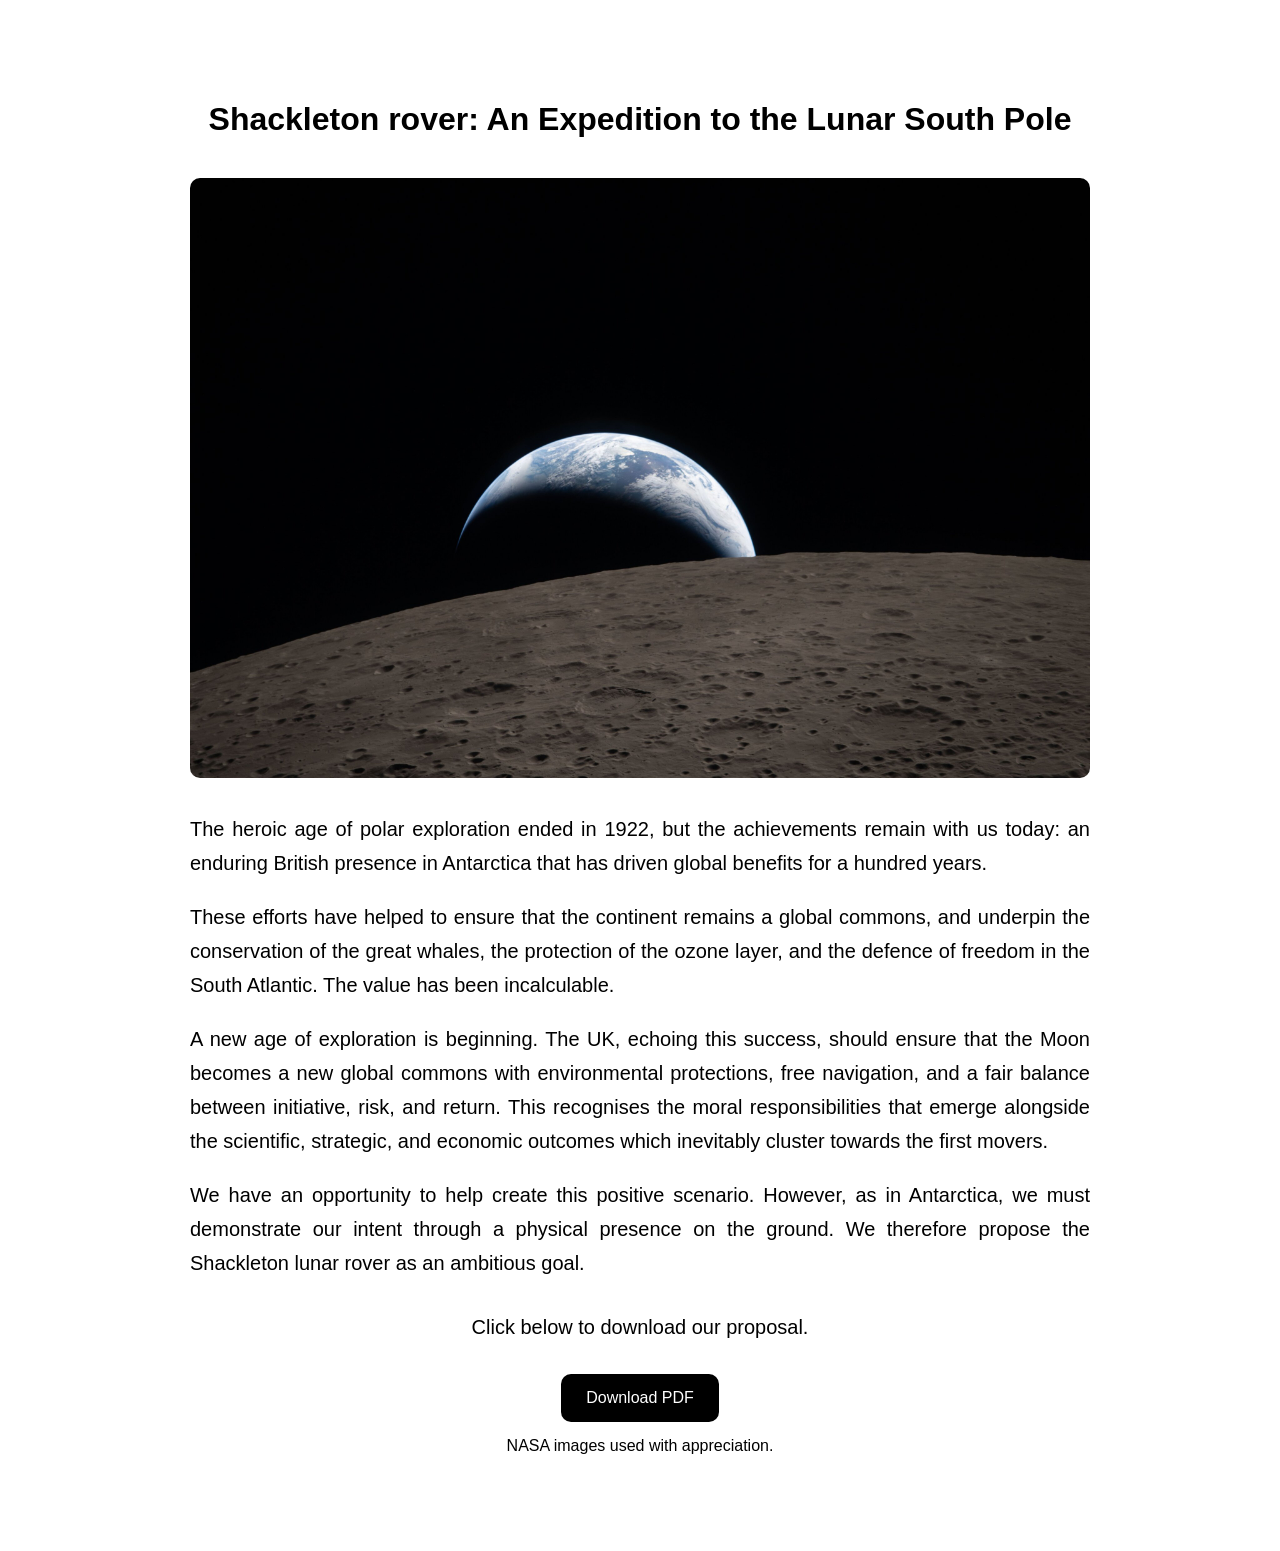
<file: index.html>
<!DOCTYPE html>
<html>
<head>
  <title>Shackleton rover:  An Expedition to the Lunar South Pole</title>
  <meta name="viewport" content="width=device-width, initial-scale=1.0">
</head>
<body style="font-family: Arial; margin: 0; padding: 80px; background: white;">

    <div style="max-width: 900px; margin: 0 auto;">
    <h1 style="text-align: center; margin-bottom: 40px;">
      Shackleton rover: An Expedition to the Lunar South Pole
    </h1>

    <div style="text-align: center; margin-bottom: 30px;">
      <img src="./earthrise.jpg" alt="NASA image" style="max-width: 100%; height: auto; border-radius: 10px;">
    </div>

    <div style="text-align: justify; line-height: 1.7; font-size: 20px;">
      <p>
        The heroic age of polar exploration ended in 1922, but the achievements remain with us today: an enduring British presence in Antarctica that has driven global benefits for a hundred years.
      </p>

      <p>
        These efforts have helped to ensure that the continent remains a global commons, and underpin the conservation of the great whales, the protection of the ozone layer, and the defence of freedom in the South Atlantic. The value has been incalculable.
      </p>

      <p>
        A new age of exploration is beginning. The UK, echoing this success, should ensure that the Moon becomes a new global commons with environmental protections, free navigation, and a fair balance between initiative, risk, and return. This recognises the moral responsibilities that emerge alongside the scientific, strategic, and economic outcomes which inevitably cluster towards the first movers.
      </p>

      <p>
        We have an opportunity to help create this positive scenario. However, as in Antarctica, we must demonstrate our intent through a physical presence on the ground. We therefore propose the Shackleton lunar rover as an ambitious goal.
      </p>

      <p style="text-align: center; margin-top: 30px;">
        Click below to download our proposal.
      </p>
    </div>

    <div style="text-align: center; margin-top: 30px;">
      <a href="PublicBriefing.pdf" download style="
        display: inline-block;
        padding: 15px 25px;
        background: black;
        color: white;
        text-decoration: none;
        border-radius: 10px;
      ">
        Download PDF
      </a>

       <p style="margin-top: 15px; font-size: 16px;">
    NASA images used with appreciation.
  </p>
    </div>
  </div>

</body>
</html>
</file>
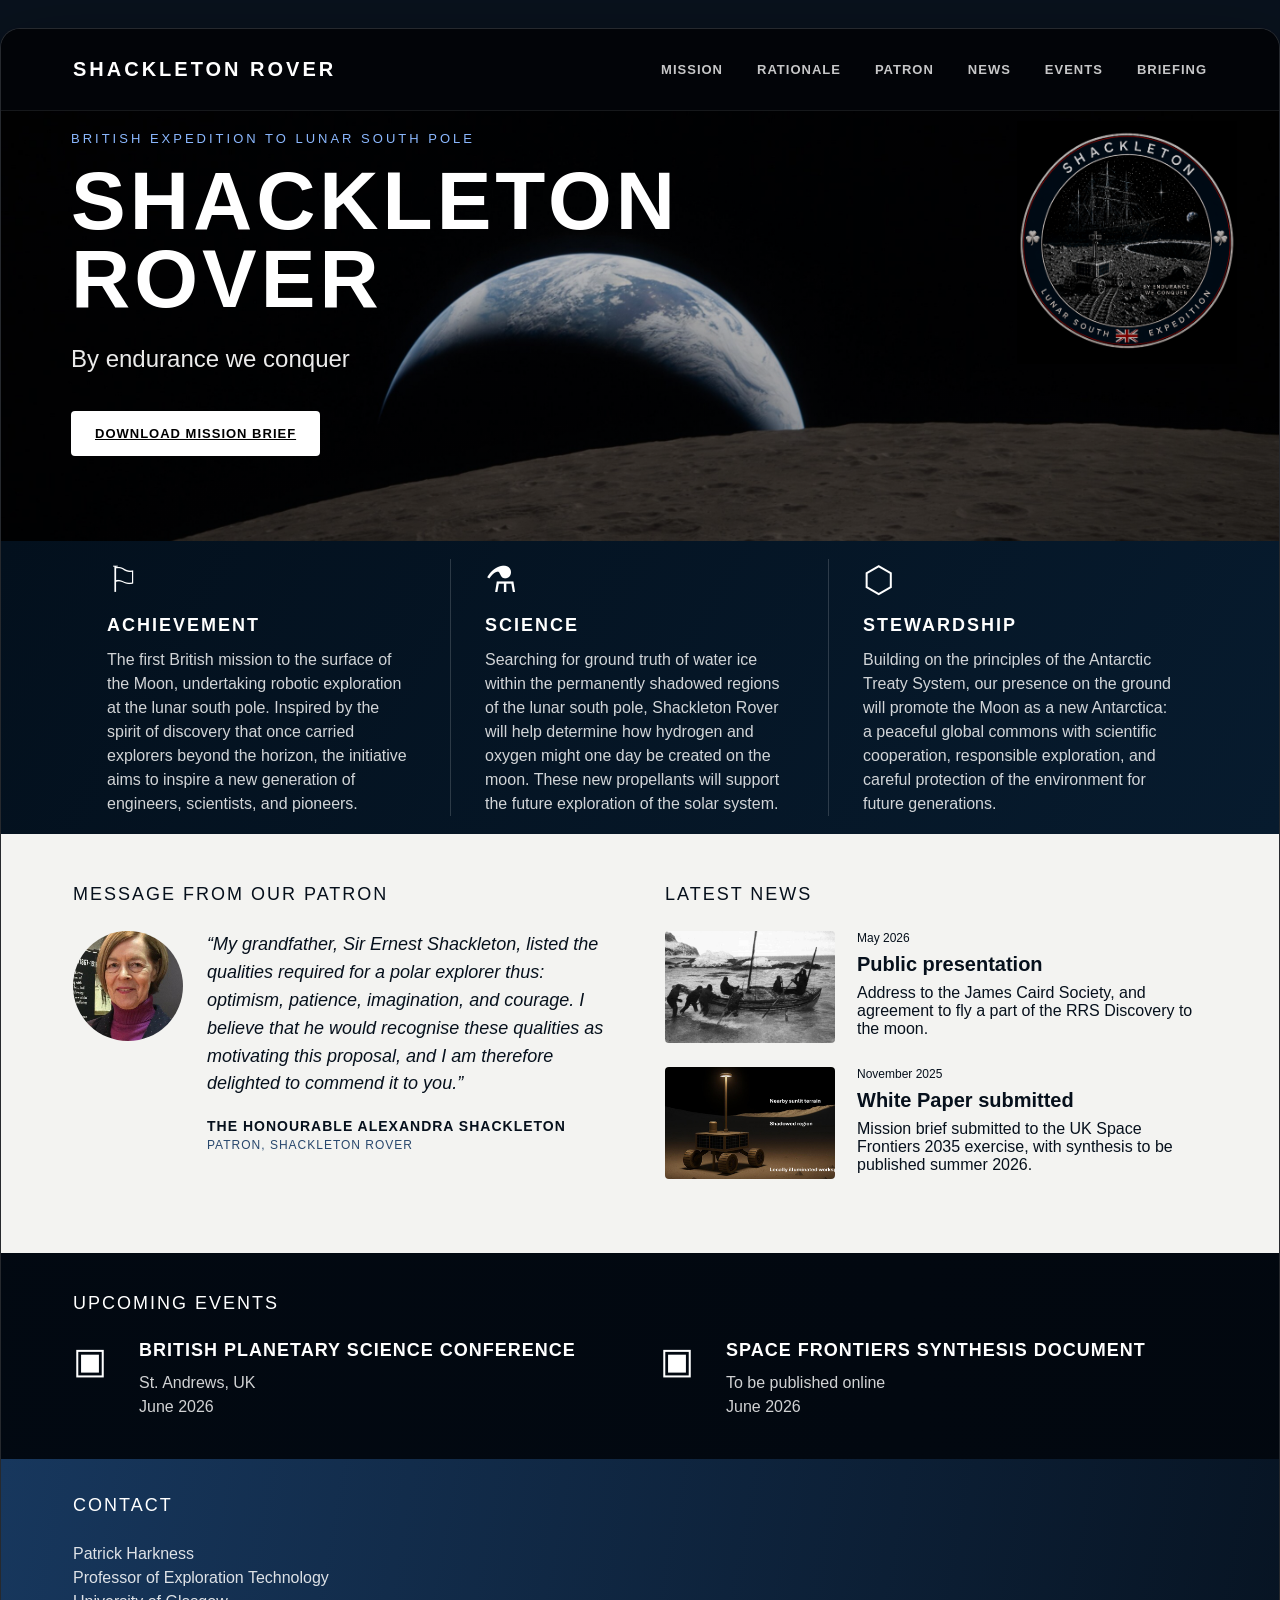
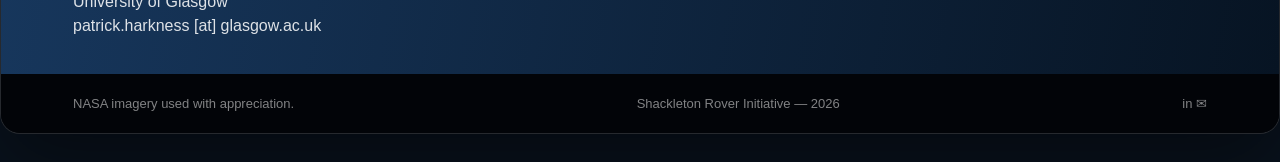
<file: shackleton-v2/index.html>
<!DOCTYPE html>
<html lang="en">
<head>
<meta charset="UTF-8" />
<meta name="viewport" content="width=device-width, initial-scale=1.0"/>
<title>Shackleton Rover</title>

<style>

*{
  box-sizing:border-box;
  margin:0;
  padding:0;
}

html{
  scroll-behavior:smooth;
}

body{
  background:#09121d;
  font-family:Arial,Helvetica,sans-serif;
  color:white;
}

.page{
  max-width:1280px;
  margin:28px auto;
  border-radius:20px;
  overflow:hidden;
  border:1px solid rgba(255,255,255,.14);
  background:#02060c;
  box-shadow:0 30px 80px rgba(0,0,0,.45);
  position:relative;
}

/* NAVIGATION */

nav{
  height:82px;

  display:flex;
  align-items:center;
  justify-content:space-between;

  padding:0 72px;

  background:#020408;

  border-bottom:1px solid rgba(255,255,255,.08);
}

.logo{
  font-size:20px;
  font-weight:800;
  letter-spacing:3px;
  text-transform:uppercase;
}

.nav-links{
  display:flex;
  gap:34px;

  font-size:13px;
  font-weight:700;

  text-transform:uppercase;
  letter-spacing:1px;

  color:rgba(255,255,255,.78);
}

.mission-logo{
  position:absolute;

  top:92px;
  right:42px;

  width:220px;
  height:auto;

  object-fit:contain;

  opacity:.95;

  z-index:5;
}

/* HERO */

.hero{
  position:relative;

  height:430px;
  display:flex;
  align-items:flex-start;

  padding:20px 70px 20px 70px;

  overflow:hidden;

  background:#000;
}

.hero::before{
  content:"";

  position:absolute;
  inset:0;

  background:
    linear-gradient(
      to bottom,
      rgba(0,0,0,.18),
      rgba(0,0,0,.45)
    ),
    url("../earthrise.jpg");

  background-size:100% auto;
  background-position:85% 52%;

  z-index:0;
}

.hero-content{
  position:relative;
  z-index:2;

  max-width:580px;
}

.kicker{
  color:#8bb8ff;

  font-size:13px;

  letter-spacing:3px;
  text-transform:uppercase;

  margin-bottom:16px;
}

h1{
  font-size:82px;
  line-height:.95;

  letter-spacing:4px;
  text-transform:uppercase;

  margin-bottom:24px;
}

.hero p{
  font-size:24px;
  line-height:1.45;

  color:rgba(255,255,255,.92);

  margin-bottom:34px;
}

.button{
  display:inline-block;

  background:white;
  color:black;

  padding:15px 24px;

  border-radius:4px;

  font-size:13px;
  font-weight:800;

  text-transform:uppercase;
  letter-spacing:1px;
}

/* FEATURES */

.dark-band{
  background:
    linear-gradient(
      120deg,
      #03101d,
      #071b2e
    );

  padding:18px 72px;
}

.features{
  display:grid;
  grid-template-columns:repeat(3,1fr);
}

.feature{
  padding:0 34px;

  border-right:1px solid rgba(255,255,255,.16);
}

.feature:last-child{
  border-right:0;
}

.icon{
  font-size:36px;
  margin-bottom:14px;
}

.feature h3{
  font-size:18px;

  letter-spacing:2px;
  text-transform:uppercase;

  margin-bottom:12px;
}

.feature p{
  color:rgba(255,255,255,.82);
  line-height:1.5;
}

/* LIGHT SECTION */

.light-section{
  background:#f3f3f1;
  color:#06101c;

  padding:50px 72px;
}

.split{
  display:grid;
  grid-template-columns:1fr 1fr;

  gap:50px;
}

.section-title{
  font-size:18px;

  letter-spacing:2px;
  text-transform:uppercase;

  margin-bottom:26px;
}

/* PATRON */

.patron{
  display:grid;
  grid-template-columns:110px 1fr;

  gap:24px;
}

.patron img{
  width:110px;
  height:110px;

  border-radius:50%;

  object-fit:cover;
}

.quote{
  font-size:18px;
  line-height:1.55;

  font-style:italic;
}

.name{
  margin-top:20px;

  font-size:14px;
  font-weight:800;

  text-transform:uppercase;
  letter-spacing:1px;
}

.role{
  font-size:12px;

  color:#28476d;

  text-transform:uppercase;
  letter-spacing:1px;

  margin-top:4px;
}

/* NEWS */

.news-item{
  display:grid;
  grid-template-columns:170px 1fr;

  gap:22px;

  margin-bottom:24px;
}

.news-item img{
  width:170px;
  height:112px;

  object-fit:cover;

  border-radius:4px;
}

.news-date{
  font-size:12px;
  margin-bottom:8px;
}

.news-item h3{
  font-size:20px;
  margin-bottom:8px;
}

/* EVENTS */

.events{
  background:
    linear-gradient(
      90deg,
      rgba(2,9,18,.95),
      rgba(2,9,18,.55)
    );

  padding:40px 72px;
}

.event-grid{
  display:grid;
  grid-template-columns:1fr 1fr;
  gap:40px;
}

.event{
  display:grid;
  grid-template-columns:48px 1fr;
  gap:18px;
}

.event h3{
  font-size:18px;

  text-transform:uppercase;
  letter-spacing:1px;

  margin-bottom:10px;
}

.event p{
  color:rgba(255,255,255,.82);
  line-height:1.5;
}

/* BRIEFING */

.briefing{
  background:
    linear-gradient(
      100deg,
      #17375d,
      #071423
    );

  padding:36px 72px;
}

.briefing p{
  color:rgba(255,255,255,.86);
  line-height:1.5;
}

/* FOOTER */

footer{
  background:#020408;

  padding:22px 72px;

  display:flex;
  justify-content:space-between;

  color:rgba(255,255,255,.5);

  font-size:13px;
}

/* MOBILE */

@media(max-width:800px){

  .page{
    margin:0;
    border-radius:0;
  }

  nav{
    padding:0 24px;
    height:72px;
  }

  .nav-links{
    display:none;
  }

  .mission-logo{
    position:absolute;

    top:150px;
    right:18px;

    width:90px;
    height:auto;

    opacity:.9;

    z-index:5;
  }

  .hero{
    min-height:360px;

    padding:26px 24px;

    overflow:hidden;
  }

  .hero::before{
    background-size:cover;
    background-position:62% center;
  }

  .hero-content{
    max-width:100%;
  }

  .kicker{
    font-size:11px;
    letter-spacing:2px;

    margin-bottom:12px;
  }

  h1{
    font-size:34px;
    line-height:.95;

    margin-bottom:18px;
  }

.hero p{
  font-size:16px;
  line-height:1.4;

  margin-bottom:150px;
}

  .button{
    padding:12px 18px;

    font-size:11px;
    letter-spacing:1px;
  }

  .dark-band,
  .light-section,
  .events,
  .briefing{
    padding:28px 24px;
  }

  .features,
  .split,
  .event-grid{
    grid-template-columns:1fr;
  }

  .feature{
    border-right:0;
    border-bottom:1px solid rgba(255,255,255,.14);

    padding:24px 0;
  }

  .feature:last-child{
    border-bottom:0;
  }

  .patron{
    grid-template-columns:80px 1fr;
  }

  .patron img{
    width:80px;
    height:80px;
  }

  .quote{
    font-size:16px;
  }

  .news-item{
    grid-template-columns:100px 1fr;
  }

  .news-item img{
    width:100px;
    height:80px;
  }

  footer{
    display:block;

    text-align:center;

    padding:24px;
  }

  footer div{
    margin:8px 0;
  }

}

</style>
</head>

<body>

<div class="page">

<nav>

<div class="logo">
Shackleton Rover
</div>

<div class="nav-links">
<div>Mission</div>
<div>Rationale</div>
<div>Patron</div>
<div>News</div>
<div>Events</div>
<div>Briefing</div>
</div>

</nav>

<img src="logo.png" class="mission-logo" alt="Mission logo">

<section class="hero">

<div class="hero-content">

<div class="kicker">
British Expedition to Lunar South Pole
</div>

<h1>
Shackleton Rover
</h1>

<p>
By endurance we conquer
</p>

<a class="button" href="/Shackleton/PublicBriefing.pdf" target="_blank">
Download Mission Brief
</a>

</div>

</section>

<section class="dark-band">

<div class="features">

<div class="feature">

<div class="icon">⚐</div>

<h3>Achievement</h3>

<p>
The first British mission to the surface of the Moon, undertaking robotic exploration at the lunar south pole. Inspired by the spirit of discovery that once carried explorers beyond the horizon, the initiative aims to inspire a new generation of engineers, scientists, and pioneers.
</p>

</div>

<div class="feature">

<div class="icon">⚗</div>

<h3>Science</h3>

<p>
Searching for ground truth of water ice within the permanently shadowed regions of the lunar south pole, Shackleton Rover will help determine how hydrogen and oxygen might one day be created on the moon. These new propellants will support the future exploration of the solar system.
</p>

</div>

<div class="feature">

<div class="icon">⬡</div>

<h3>Stewardship</h3>

<p>
Building on the principles of the Antarctic Treaty System, our presence on the ground will promote the Moon as a new Antarctica: a peaceful global commons with scientific cooperation, responsible exploration, and careful protection of the environment for future generations.
</p>

</div>

</div>

</section>

<section class="light-section">

<div class="split">

<div>

<div class="section-title">
Message From Our Patron
</div>

<div class="patron">

<img src="alexandra.jpg" alt="Alexandra Shackleton">

<div>

<div class="quote">
“My grandfather, Sir Ernest Shackleton, listed the qualities required for a polar explorer thus: optimism, patience, imagination, and courage. I believe that he would recognise these qualities as motivating this proposal, and I am therefore delighted to commend it to you.”
</div>

<div class="name">
The Honourable Alexandra Shackleton
</div>

<div class="role">
Patron, Shackleton Rover
</div>

</div>

</div>

</div>

<div>

<div class="section-title">
Latest News
</div>

<div class="news-item">

<img src="Caird.png">

<div>

<div class="news-date">
May 2026
</div>

<h3>
Public presentation
</h3>

<p>
Address to the James Caird Society, and agreement to fly a part of the RRS Discovery to the moon.
</p>

</div>

</div>

<div class="news-item">

<img src="Rover.png">

<div>

<div class="news-date">
November 2025
</div>

<h3>
White Paper submitted
</h3>

<p>
Mission brief submitted to the UK Space Frontiers 2035 exercise, with synthesis to be published summer 2026.
</p>

</div>

</div>

</div>

</div>

</section>

<section class="events">

<div class="section-title">
Upcoming Events
</div>

<div class="event-grid">

<div class="event">

<div class="icon">▣</div>

<div>

<h3>
British Planetary Science Conference
</h3>

<p>
St. Andrews, UK<br>
June 2026
</p>

</div>

</div>

<div class="event">

<div class="icon">▣</div>

<div>

<h3>
Space Frontiers synthesis document
</h3>

<p>
To be published online<br>
June 2026
</p>

</div>

</div>

</div>

</section>

<section class="briefing">

<div>

<div class="section-title">
Contact
</div>

<p>
Patrick Harkness<br>
Professor of Exploration Technology<br>
University of Glasgow
</p>

<p>
patrick.harkness [at] glasgow.ac.uk
</p>

</div>

</section>

<footer>

<div>
NASA imagery used with appreciation.
</div>

<div>
Shackleton Rover Initiative — 2026
</div>

<div>
in ✉
</div>

</footer>

</div>

</body>
</html>
</file>
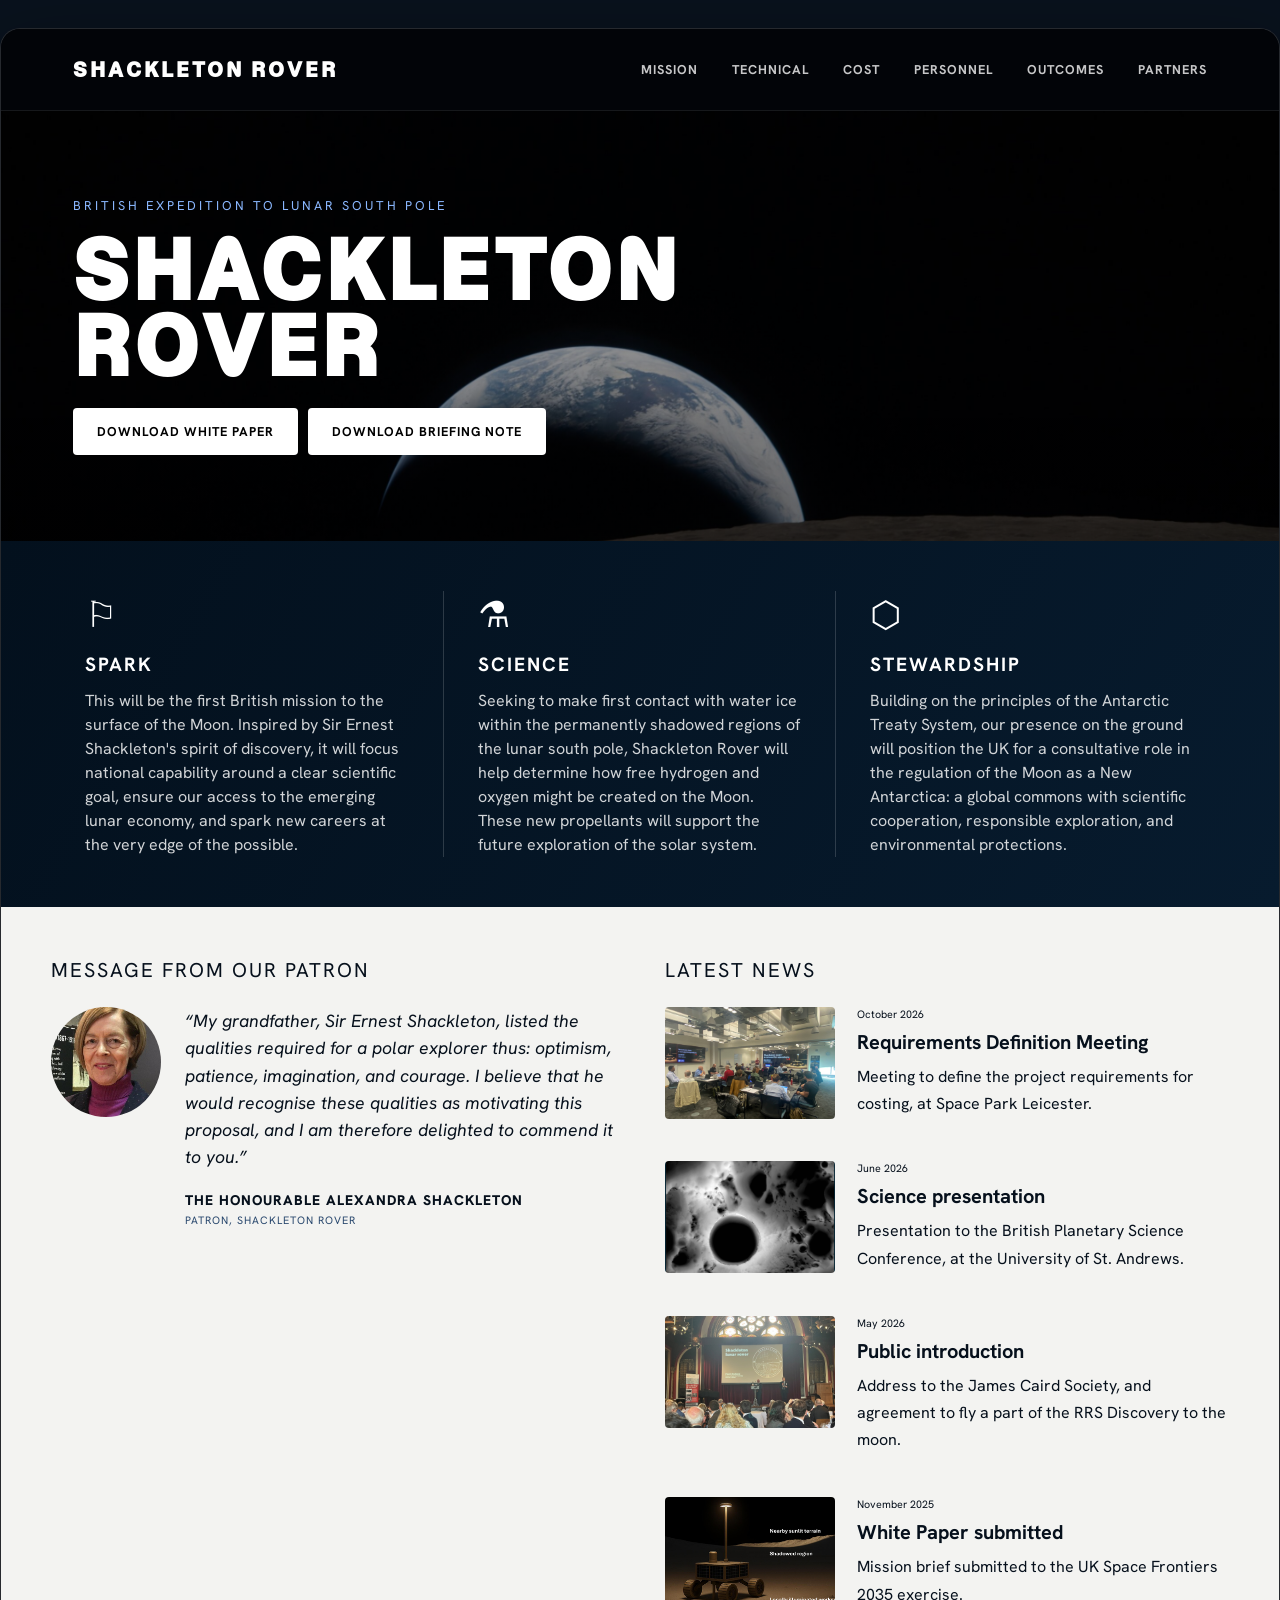
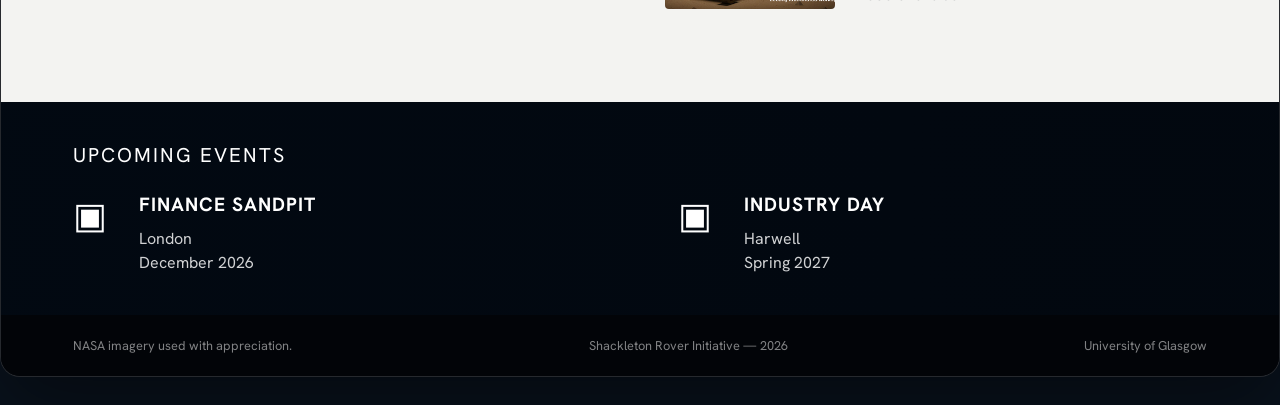
<file: shackleton-v3/index.html>
<!DOCTYPE html>
<html lang="en">

  
<head>
<link rel="icon" type="image/x-icon" href="assets/images/logo.png">
<meta charset="UTF-8">
<meta name="viewport" content="width=device-width, initial-scale=1.0">

<title>Shackleton Rover</title>

<link rel="stylesheet" href="css/styles.css">

</head>

<body>

<div class="page">

<nav>

<div class="logo">
<a href="index.html">Shackleton Rover</a>
</div>

<div class="nav-links">
<a href="mission.html">Mission</a>
<a href="technical.html">Technical</a>
<a href="cost.html">Cost</a>
<a href="personnel.html">Personnel</a>
<a href="outcomes.html">Outcomes</a>
<a href="partners.html">Partners</a>
</div>

</nav>

<section class="hero">

<div class="hero-content">

<div class="kicker">
British Expedition to Lunar South Pole
</div>

<h1>
Shackleton<br>
Rover
</h1>

<div id="downloadButtons">
<a class="button" href="assets/pdfs/PublicBriefing.pdf" target="_blank">
Download White Paper
</a>
<a class="button" href="assets/pdfs/Shackleton_One_Page_Briefing.pdf" target="_blank">
Download Briefing Note
</a>
</div>

</div>

</section>

<section class="dark-band">

<div class="features">

<div class="feature">

<div class="icon">⚐</div>

<h3>Spark</h3>

<p>
This will be the first British mission to the surface of the Moon. Inspired by Sir Ernest Shackleton's spirit of discovery, it will focus national capability around a clear scientific goal, ensure our access to the emerging lunar economy, and spark new careers at the very edge of the possible.
</p>

</div>

<div class="feature">

<div class="icon">⚗</div>

<h3>Science</h3>

<p>
Seeking to make first contact with water ice within the permanently shadowed regions of the lunar south pole, Shackleton Rover will help determine how free hydrogen and oxygen might be created on the Moon. These new propellants will support the future exploration of the solar system.
</p>

</div>

<div class="feature">

<div class="icon">⬡</div>

<h3>Stewardship</h3>

<p>
Building on the principles of the Antarctic Treaty System, our presence on the ground will position the UK for a consultative role in the regulation of the Moon as a New Antarctica: a global commons with scientific cooperation, responsible exploration, and environmental protections.
</p>

</div>

</div>

</section>

<section class="light-section">

<div class="split">

<div>

<div class="section-title">
Message From Our Patron
</div>

<div class="patron">

<img src="assets/images/alexandra.jpg" alt="Alexandra Shackleton">

<div>

<div class="quote">
“My grandfather, Sir Ernest Shackleton, listed the qualities required for a polar explorer thus: optimism, patience, imagination, and courage. I believe that he would recognise these qualities as motivating this proposal, and I am therefore delighted to commend it to you.”
</div>

<div class="name">
The Honourable Alexandra Shackleton
</div>

<div class="role">
Patron, Shackleton Rover
</div>

</div>

</div>

</div>

<div>

<div class="section-title">
Latest News
</div>

<div class="news-item">

<img src="assets/images/Leic.jpeg">

<div>

<div class="news-date">
October 2026
</div>

<h3>
Requirements Definition Meeting
</h3>

<p>
Meeting to define the project requirements for costing, at Space Park Leicester.
</p>

</div></div>

<div class="news-item">

<img src="assets/images/crater.png">

<div>

<div class="news-date">
June 2026
</div>

<h3>
Science presentation
</h3>

<p>
Presentation to the British Planetary Science Conference, at the University of St. Andrews.
</p>

</div>

</div>

<div class="news-item">

<img src="assets/images/jcsdinner.jpg">

<div>

<div class="news-date">
May 2026
</div>

<h3>
Public introduction
</h3>

<p>
Address to the James Caird Society, and agreement to fly a part of the RRS Discovery to the moon.
</p>

</div>

</div>

<div class="news-item">

<img src="assets/images/Rover.png">

<div>

<div class="news-date">
November 2025
</div>

<h3>
White Paper submitted
</h3>

<p>
Mission brief submitted to the UK Space Frontiers 2035 exercise.
</p>

</div>

</div>

</div>

</div>

</section>

<section class="events">

<div class="section-title">
Upcoming Events
</div>

<div class="event-grid" id="indexEvents">

<div class="event">

<div class="icon">▣</div>

<div>

<h3>
Finance Sandpit
</h3>

<p>
London<br>
December 2026
</p>

</div>

</div>

<div class="event">

<div class="icon">▣</div>

<div>

<h3>
Industry Day
</h3>

<p>
Harwell<br>
Spring  2027
</p>

</div>

</div>

</div>

</section>

<footer>

<div>
NASA imagery used with appreciation.
</div>

<div>
Shackleton Rover Initiative — 2026
</div>

<div>
University of Glasgow
</div>

</footer>

</div>

</body>
</html>
</file>
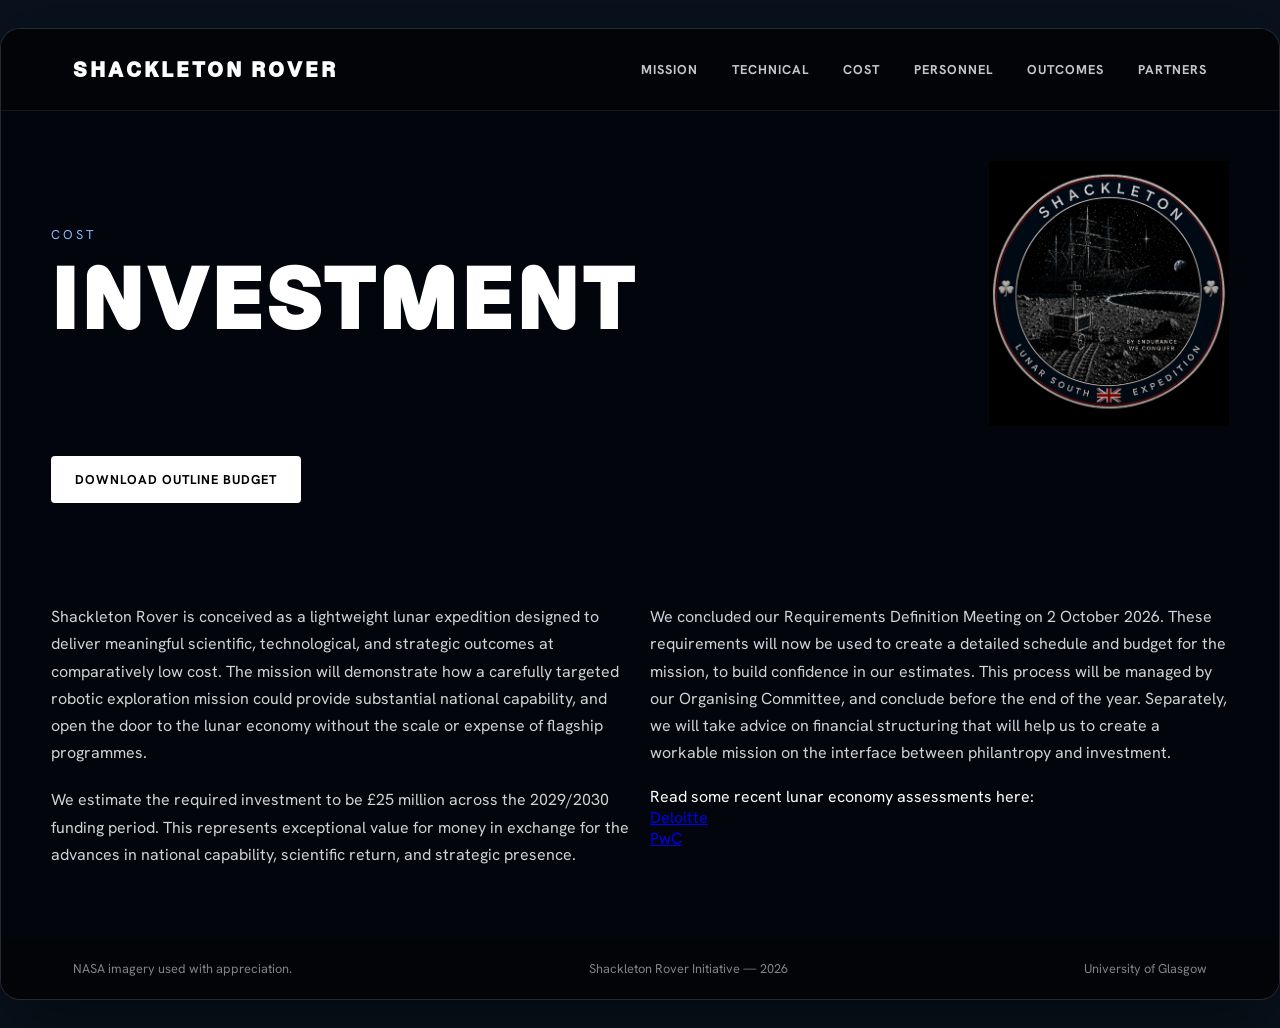
<file: shackleton-v3/cost.html>
<!DOCTYPE html>
<html lang="en">

<head>
<link rel="icon" type="image/x-icon" href="assets/images/logo.png">
<meta charset="UTF-8">
<meta name="viewport" content="width=device-width, initial-scale=1.0">

<title>Cost | Shackleton Rover</title>

<link rel="stylesheet" href="css/styles.css">

</head>

<body>

<div class="page">

<nav>

<div class="logo">
<a href="index.html">Shackleton Rover</a>
</div>

<div class="nav-links">
<a href="mission.html">Mission</a>
<a href="technical.html">Technical</a>
<a href="cost.html">Cost</a>
<a href="personnel.html">Personnel</a>
<a href="outcomes.html">Outcomes</a>
<a href="partners.html">Partners</a>
</div>

</nav>

<section class="content-section">
<div class="mission-header">

<div class="mission-title">

<div class="kicker">
Cost
</div>

<h1>
Investment
</h1>

</div>

<img src="assets/images/logo.png"
class="mission-page-logo"
alt="Mission logo">

</div>
<div id="downloadButtons">
  <a class="button" href="assets/pdfs/Shackleton Rover (Investment).pdf" target="_blank">
Download Outline Budget
</a>
</p>

</div>
</section>

<section class="content-section">
  <div class="columnText">
    <div class="column1">
<p>
Shackleton Rover is conceived as a lightweight lunar expedition designed to deliver meaningful scientific, technological, and strategic outcomes at comparatively low cost. The mission will demonstrate how a carefully targeted robotic exploration mission could provide substantial national capability, and open the door to the lunar economy without the scale or expense of flagship programmes.
</p>

<p>
We estimate the required investment to be £25 million across the 2029/2030 funding period.
This represents exceptional value for money in exchange for the advances in national capability, scientific return, and strategic presence.
</p>
</div>
<div class="column2">
<p>
We concluded our Requirements Definition Meeting on 2 October 2026. These requirements will now be used to create a detailed schedule and budget for the mission, to build confidence in our estimates. This process will be managed by our Organising Committee, and conclude before the end of the year.
Separately, we will take advice on financial structuring that will help us to create a workable mission on the interface between philantropy and investment.
</p>

  Read some recent lunar economy assessments here:
  <a href="https://www.deloitte.com/content/dam/assets-zone3/us/en/docs/services/consulting/2026/deloitte-building-the-lunar-economy-report.pdf" style="display: inline !important;">Deloitte</a>
  <a href="https://images.content.pwc.com/Web/PwCGlobal/%7Bfe86e29b-7590-4a9e-acf9-d7fdb3c55ba6%7D_FR_FY26_Lunar_Market_Assessment_Edition2_Download.pdf" style="display: inline !important;">PwC</a>
</div>
</div>

</section>

<footer>

<div>
NASA imagery used with appreciation.
</div>

<div>
Shackleton Rover Initiative — 2026
</div>

<div>
University of Glasgow
</div>

</footer>

</div>

</body>
</html>
</file>
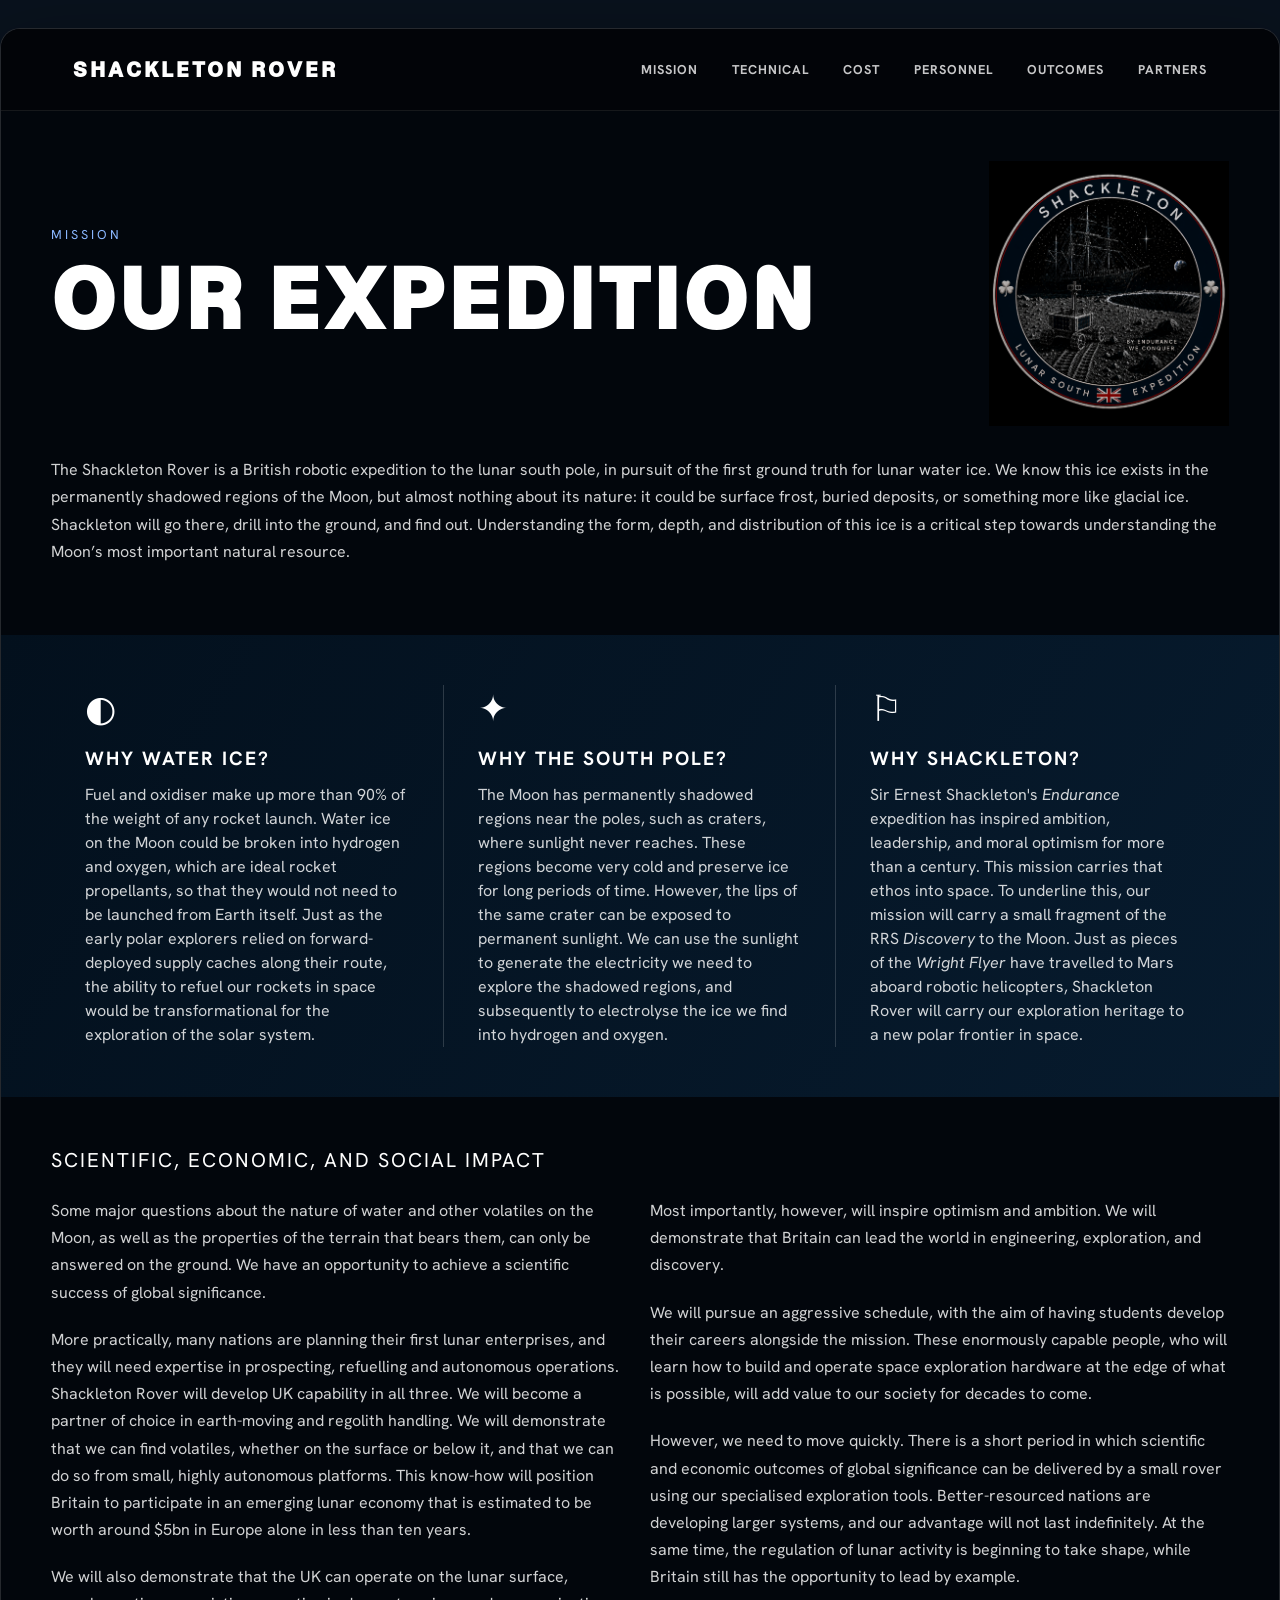
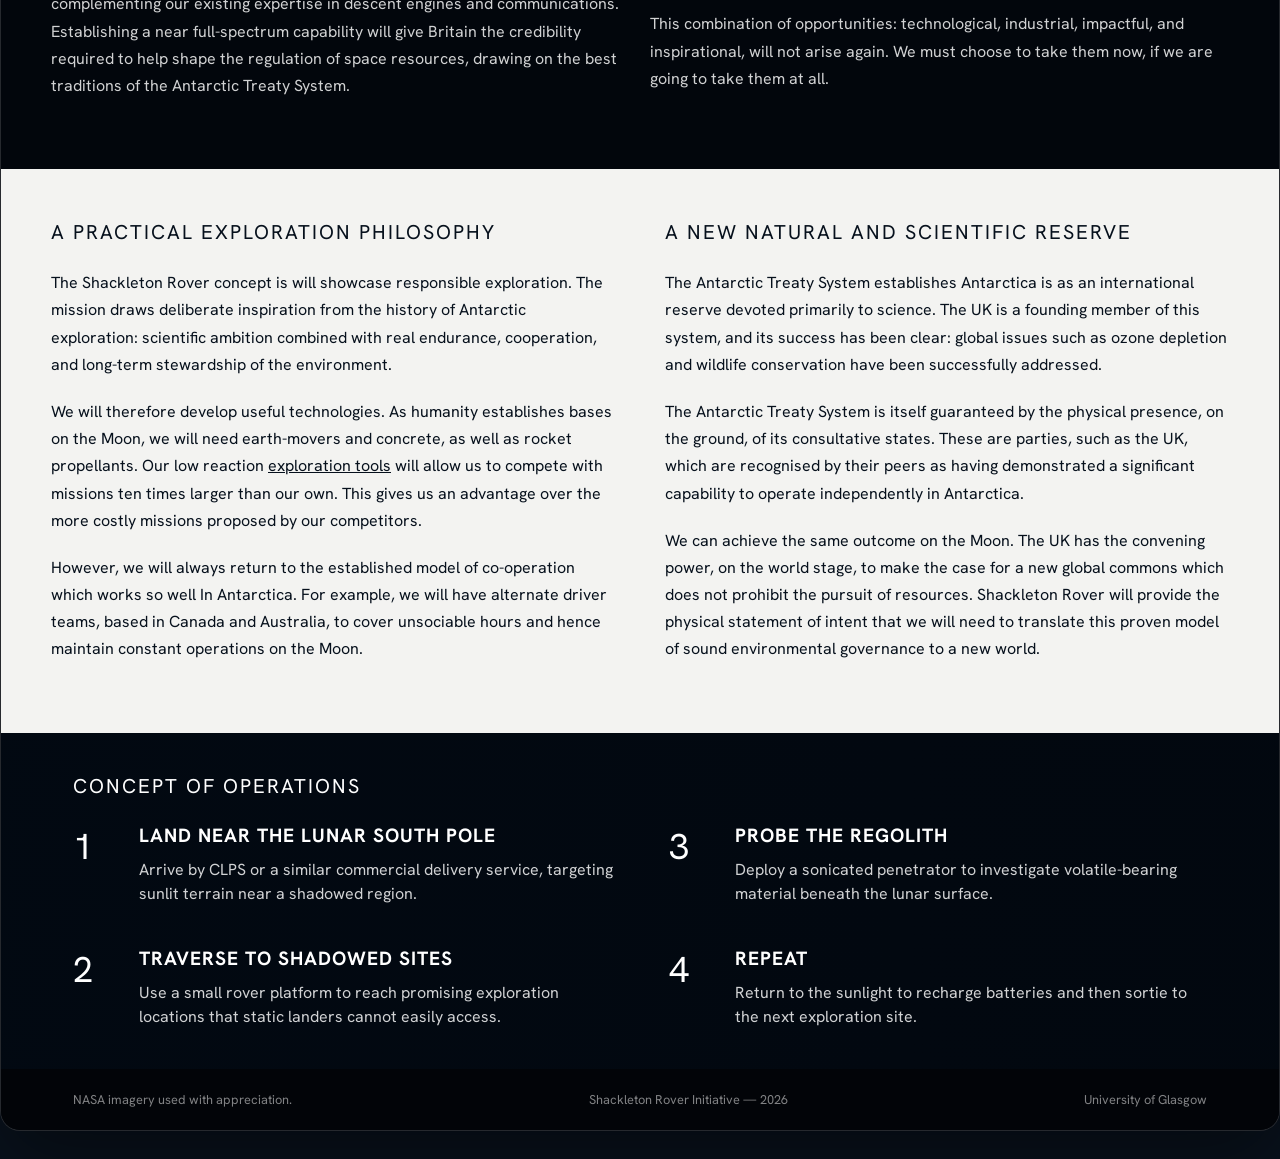
<file: shackleton-v3/mission.html>
<!DOCTYPE html>
<html lang="en">

<head>
<link rel="icon" type="image/x-icon" href="assets/images/logo.png">
<meta charset="UTF-8">
<meta name="viewport" content="width=device-width, initial-scale=1.0">

<title>Mission | Shackleton Rover</title>

<link rel="stylesheet" href="css/styles.css">

</head>

<body>

<div class="page">

<nav>

<div class="logo">
<a href="index.html">Shackleton Rover</a>
</div>

<div class="nav-links">
<a href="mission.html">Mission</a>
<a href="technical.html">Technical</a>
<a href="cost.html">Cost</a>
<a href="personnel.html">Personnel</a>
<a href="outcomes.html">Outcomes</a>
<a href="partners.html">Partners</a>
</div>

</nav>

<section class="content-section">

<div class="mission-header">


<div class="mission-title">

<div class="kicker">
Mission
</div>

<h1>
Our Expedition
</h1>

</div>

<img src="assets/images/logo.png" class="mission-page-logo" alt="Mission logo">

</div>

<p>
The Shackleton Rover is a British robotic expedition to the lunar south pole, in pursuit of the first ground truth for lunar water ice. We know this ice exists in the permanently shadowed regions of the Moon, but almost nothing about its nature: it could be surface frost, buried deposits, or something more like glacial ice. Shackleton will go there, drill into the ground, and find out. Understanding the form, depth, and distribution of this ice is a critical step towards understanding the Moon’s most important natural resource.
</p>

</section>

<section class="dark-band">

<div class="features">

<div class="feature">

<div class="icon">◐</div>

<h3>Why Water Ice?</h3>

<p>
Fuel and oxidiser make up more than 90% of the weight of any rocket launch. Water ice on the Moon could be broken into hydrogen and oxygen, which are ideal rocket propellants, so that they would not need to be launched from Earth itself. Just as the early polar explorers relied on forward-deployed supply caches along their route, the ability to refuel our rockets in space would be transformational for the exploration of the solar system.

</div>

<div class="feature">

<div class="icon">✦</div>

<h3>Why the South Pole?</h3>

<p>
The Moon has permanently shadowed regions near the poles, such as craters, where sunlight never reaches. These regions become very cold and preserve ice for long periods of time. However, the lips of the same crater can be exposed to permanent sunlight. We can use the sunlight to generate the electricity we need to explore the shadowed regions, and subsequently to electrolyse the ice we find into hydrogen and oxygen.
</p>

</div>

<div class="feature">

<div class="icon">⚐</div>

<h3>Why Shackleton?</h3>

<p>
Sir Ernest Shackleton's <i>Endurance</i> expedition has inspired ambition, leadership, and moral optimism for more than a century. This mission carries that ethos into space. To underline this, our mission will carry a small fragment of the RRS <i>Discovery</i> to the Moon. Just as pieces of the <i>Wright Flyer</i> have travelled to Mars aboard robotic helicopters, Shackleton Rover will carry our exploration heritage to a new polar frontier in space.
</p>

</div>

</div>

</section>

<section class="content-section">

<div class="section-title">
Scientific, Economic, and Social Impact
</div>
<div class="columnText">
  <div class="column1">
<p>
Some major questions about the nature of water and other volatiles on the Moon, as well as the properties of the terrain that bears them, can only be answered on the ground. We have an opportunity to achieve a scientific success of global significance.
</p>
<p>
More practically, many nations are planning their first lunar enterprises, and they will need expertise in prospecting, refuelling and autonomous operations. Shackleton Rover will develop UK capability in all three. We will become a partner of choice in earth-moving and regolith handling. We will demonstrate that we can find volatiles, whether on the surface or below it, and that we can do so from small, highly autonomous platforms. This know-how will position Britain to participate in an emerging lunar economy that is estimated to be worth around $5bn in Europe alone in less than ten years.
</p>
<p>
We will also demonstrate that the UK can operate on the lunar surface, complementing our existing expertise in descent engines and communications. Establishing a near full-spectrum capability will give Britain the credibility required to help shape the regulation of space resources, drawing on the best traditions of the Antarctic Treaty System.
</div>
<div class="column2">
<p>
Most importantly, however, will inspire optimism and ambition. We will demonstrate that Britain can lead the world in engineering, exploration, and discovery. 
</p>
<p>
We will pursue an aggressive schedule, with the aim of having students develop their careers alongside the mission. These enormously capable people, who will learn how to build and operate space exploration hardware at the edge of what is possible, will add value to our society for decades to come.
</p>
<p>
However, we need to move quickly. There is a short period in which scientific and economic outcomes of global significance can be delivered by a small rover using our specialised exploration tools. Better-resourced nations are developing larger systems, and our advantage will not last indefinitely. At the same time, the regulation of lunar activity is beginning to take shape, while Britain still has the opportunity to lead by example.
</p>
<p>
This combination of opportunities: technological, industrial, impactful, and inspirational, will not arise again. We must choose to take them now, if we are going to take them at all.
</p>
</div>
</div>
</section>

<section class="light-section">

<div class="split">

<div>

<div class="section-title">
A Practical Exploration Philosophy
</div>

<p>
The Shackleton Rover concept is will showcase responsible exploration. The mission draws deliberate inspiration from the history of Antarctic exploration: scientific ambition combined with real endurance, cooperation, and long-term stewardship of the environment.
</p>

<p>
We will therefore develop useful technologies. As humanity establishes bases on the Moon, we will need earth-movers and concrete, as well as rocket propellants. Our low reaction <a href="technical.html">exploration tools</a> will allow us to compete with missions ten times larger than our own. This gives us an advantage over the more costly missions proposed by our competitors.
</p>

<p>
However, we will always return to the established model of co-operation which works so well In Antarctica. For example, we will have alternate driver teams, based in Canada and Australia, to cover unsociable hours and hence maintain constant operations on the Moon.
</p>



</div>

<div>

<div class="section-title">
A New Natural and Scientific Reserve
</div>

<p>
The Antarctic Treaty System establishes Antarctica is as an international reserve devoted primarily to science. The UK is a founding member of this system, and its success has been clear: global issues such as ozone depletion and wildlife conservation have been successfully addressed.
</p>

<p>
The Antarctic Treaty System is itself guaranteed by the physical presence, on the ground, of its consultative states. These are parties, such as the UK, which are recognised by their peers as having demonstrated a significant capability to operate independently in Antarctica.
</p>

<p>
We can achieve the same outcome on the Moon. The UK has the convening power, on the world stage, to make the case for a new global commons which does not prohibit the pursuit of resources. Shackleton Rover will provide the physical statement of intent that we will need to translate this proven model of sound environmental governance to a new world.



</div>

</div>

</section>

<section class="events">

<div class="section-title">
Concept of Operations
</div>

<div class="event-grid">

<div class="event">

<div class="icon">1</div>

<div>

<h3>
Land near the lunar south pole
</h3>

<p>
Arrive by CLPS or a similar commercial delivery service, targeting sunlit terrain near a shadowed region.
</p>

</div>

</div>

<div class="event">

<div class="icon">2</div>

<div>

<h3>
Traverse to shadowed sites
</h3>

<p>
Use a small rover platform to reach promising exploration locations that static landers cannot easily access.
</p>

</div>

</div>

<div class="event">

<div class="icon">3</div>

<div>

<h3>
Probe the regolith
</h3>

<p>
Deploy a sonicated penetrator to investigate volatile-bearing material beneath the lunar surface.
</p>

</div>

</div>

<div class="event">

<div class="icon">4</div>

<div>

<h3>
Repeat
</h3>

<p>
Return to the sunlight to recharge batteries and then sortie to the next exploration site.
</p>

</div>

</div>

</div>

</section>



<footer>

<div>
NASA imagery used with appreciation.
</div>

<div>
Shackleton Rover Initiative — 2026
</div>

<div>
University of Glasgow
</div>

</footer>

</div>

</body>
</html>
</file>
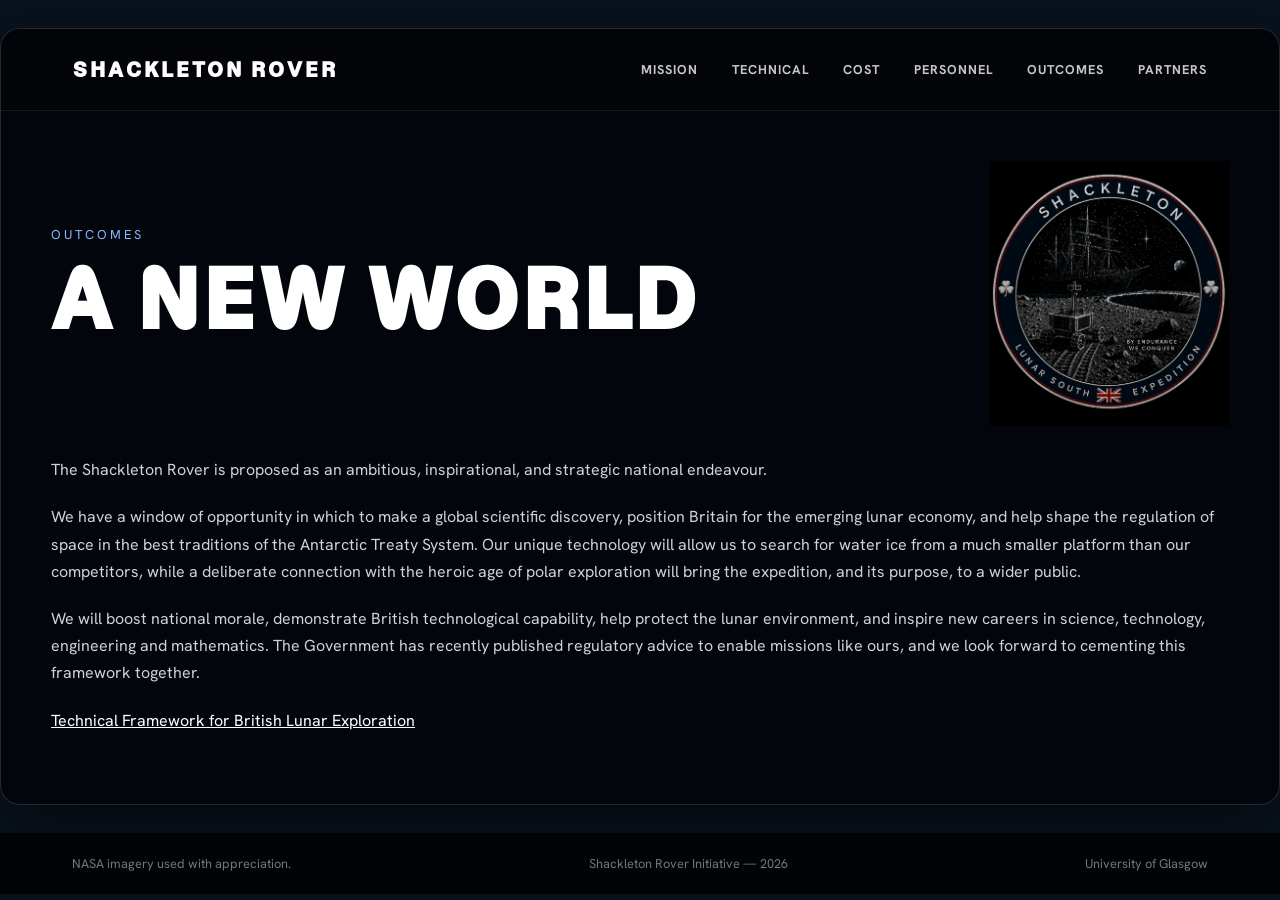
<file: shackleton-v3/outcomes.html>
<!DOCTYPE html>
<html lang="en">

<head>
<link rel="icon" type="image/x-icon" href="assets/images/logo.png">
<meta charset="UTF-8">
<meta name="viewport" content="width=device-width, initial-scale=1.0">

<title>Outcomes | Shackleton Rover</title>

<link rel="stylesheet" href="css/styles.css">

</head>

<body>

<div class="page">

<nav>

<div class="logo">
<a href="index.html">Shackleton Rover</a>
</div>

<div class="nav-links">
<a href="mission.html">Mission</a>
<a href="technical.html">Technical</a>
<a href="cost.html">Cost</a>
<a href="personnel.html">Personnel</a>
<a href="outcomes.html">Outcomes</a>
<a href="partners.html">Partners</a>
</div>

</nav>

<section class="content-section">

<div class="mission-header">

<div class="mission-title">

<div class="kicker">
Outcomes
</div>

<h1>
A new world
</h1>

</div>

<img src="assets/images/logo.png"
class="mission-page-logo"
alt="Mission logo">

</div>

  <!--
  
<div id="downloadButtons">
  <a class="button" href="assets/pdfs/Shackleton_One_Page_Briefing.pdf" target="_blank">
Download One Page Brief
</a>
</div>

  -->

<p>
</p>
    <p>
The Shackleton Rover is proposed as an ambitious, inspirational, and strategic national endeavour. 
</p>
<p>We have a window of opportunity in which to make a global scientific discovery, position Britain for the emerging lunar economy, and help shape the regulation of space in the best traditions of the Antarctic Treaty System. Our unique technology will allow us to search for water ice from a much smaller platform than our competitors, while a deliberate connection with the heroic age of polar exploration will bring the expedition, and its purpose, to a wider public.
</p>
<p>
We will boost national morale, demonstrate British technological capability, help protect the lunar environment, and inspire new careers in science, technology, engineering and mathematics. The Government has recently published regulatory advice to enable missions like ours, and we look forward to cementing this framework together.
</p>
<p>
<a href="https://www.gov.uk/government/publications/technical-framework-on-lunar-operations" style="display: inline !important;">Technical Framework for British Lunar Exploration</a>
</div>
</p>


</section>

<footer>

<div>
NASA imagery used with appreciation.
</div>

<div>
Shackleton Rover Initiative — 2026
</div>

<div>
University of Glasgow
</div>

</footer>

</div>

</body>
</html>
</file>
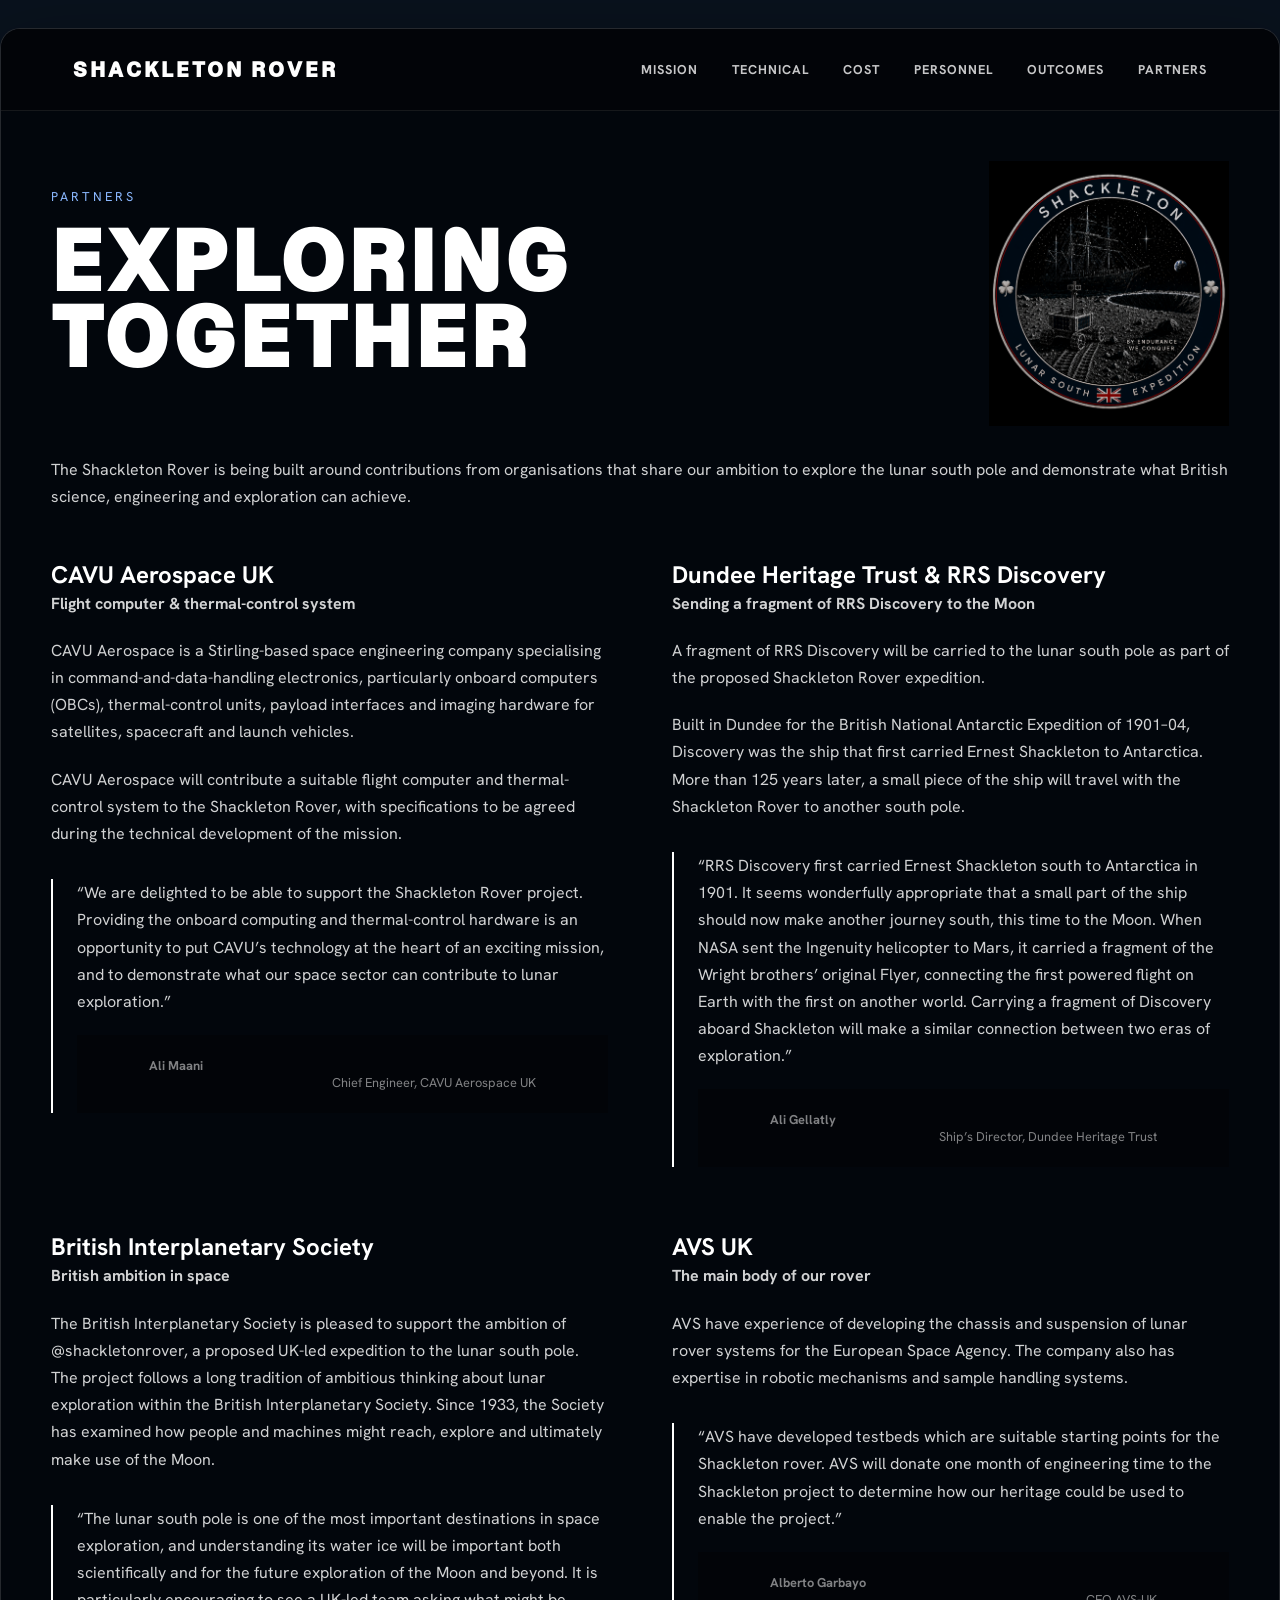
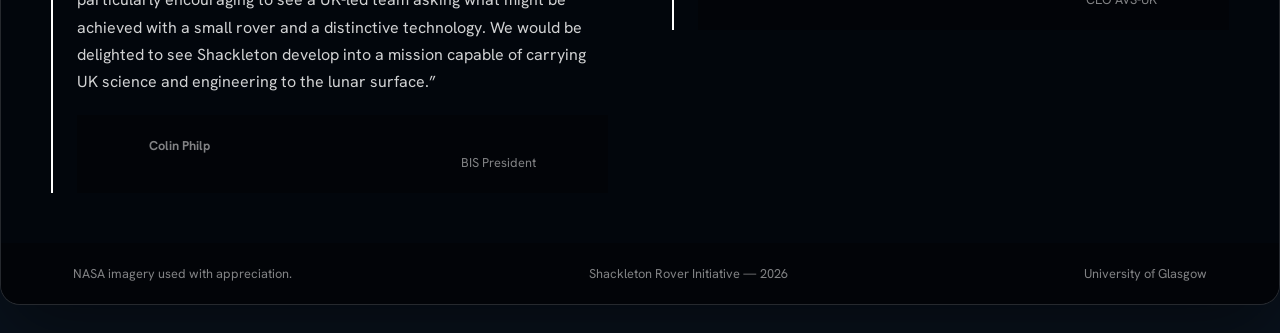
<file: shackleton-v3/partners.html>
<!DOCTYPE html>
<html lang="en">

<head>

<link rel="icon" type="image/x-icon" href="assets/images/logo.png">

<meta charset="UTF-8">
<meta name="viewport" content="width=device-width, initial-scale=1.0">

<title>Partners | Shackleton Rover</title>

<link rel="stylesheet" href="css/styles.css">

<style>

/* PARTNERS */

.partners-grid {
  display: grid;
  grid-template-columns: repeat(2, minmax(0, 1fr));
  gap: 4rem;
  margin-top: 3rem;
}

.partner {
  min-width: 0;
}

.partner h2 {
  margin-top: 0;
}

.partner h2 a {
  color: inherit;
  text-decoration: none;
}

.partner h2 a:hover {
  text-decoration: underline;
}

.partner-contribution {
  margin-bottom: 2rem;
}

.partner blockquote {
  margin: 2rem 0 0;
  padding-left: 1.5rem;
  border-left: 2px solid currentColor;
}

.quote-attribution {
  margin-top: 1.25rem;
  font-style: normal;
}


/* MOBILE */

@media (max-width: 800px) {

  .partners-grid {
    grid-template-columns: 1fr;
    gap: 3rem;
  }

}

</style>

</head>


<body>

<div class="page">


<nav>

<div class="logo">
<a href="index.html">Shackleton Rover</a>
</div>

<div class="nav-links">
<a href="mission.html">Mission</a>
<a href="technical.html">Technical</a>
<a href="cost.html">Cost</a>
<a href="personnel.html">Personnel</a>
<a href="outcomes.html">Outcomes</a>
<a href="partners.html">Partners</a>
</div>

</nav>


<section class="content-section">


<div class="mission-header">

<div class="mission-title">

<div class="kicker">
Partners
</div>

<h1>
Exploring together
</h1>

</div>

<img src="assets/images/logo.png"
class="mission-page-logo"
alt="Shackleton Rover logo">

</div>


<p>
The Shackleton Rover is being built around contributions from organisations
that share our ambition to explore the lunar south pole and demonstrate what
British science, engineering and exploration can achieve.
</p>


<div class="partners-grid">


<!-- CAVU AEROSPACE UK -->

<article class="partner">

<h2>
<a href="https://cavuaerospace.uk/" target="_blank" rel="noopener">
CAVU Aerospace UK
</a>
</h2>

<p class="partner-contribution">
<strong>Flight computer &amp; thermal-control system</strong>
</p>

<p>
CAVU Aerospace is a Stirling-based space engineering company specialising in
command-and-data-handling electronics, particularly onboard computers (OBCs),
thermal-control units, payload interfaces and imaging hardware for satellites,
spacecraft and launch vehicles.
</p>

<p>
CAVU Aerospace will contribute a suitable flight computer and thermal-control
system to the Shackleton Rover, with specifications to be agreed during the
technical development of the mission.
</p>

<blockquote>

<p>
“We are delighted to be able to support the Shackleton Rover project.
Providing the onboard computing and thermal-control hardware is an opportunity
to put CAVU’s technology at the heart of an exciting mission, and to
demonstrate what our space sector can contribute to lunar exploration.”
</p>

<footer class="quote-attribution">
<strong>Ali Maani</strong><br>
Chief Engineer, CAVU Aerospace UK
</footer>

</blockquote>

</article>


<!-- DUNDEE HERITAGE TRUST / RRS DISCOVERY -->

<article class="partner">

<h2>
<a href="https://www.dundeeheritagetrust.co.uk/" target="_blank" rel="noopener">
Dundee Heritage Trust &amp; RRS Discovery
</a>
</h2>

<p class="partner-contribution">
<strong>Sending a fragment of RRS Discovery to the Moon</strong>
</p>

<p>
A fragment of RRS Discovery will be carried to the lunar south pole as part
of the proposed Shackleton Rover expedition.
</p>

<p>
Built in Dundee for the British National Antarctic Expedition of 1901–04,
Discovery was the ship that first carried Ernest Shackleton to Antarctica.
More than 125 years later, a small piece of the ship will travel with the
Shackleton Rover to another south pole.
</p>

<blockquote>

<p>
“RRS Discovery first carried Ernest Shackleton south to Antarctica in 1901.
It seems wonderfully appropriate that a small part of the ship should now make
another journey south, this time to the Moon. When NASA sent the Ingenuity helicopter to Mars, it carried a fragment of
the Wright brothers’ original Flyer, connecting the first powered flight on
Earth with the first on another world. Carrying a fragment of Discovery aboard
Shackleton will make a similar connection between two eras of exploration.”
</p>

<footer class="quote-attribution">
<strong>Ali Gellatly</strong><br>
Ship’s Director, Dundee Heritage Trust
</footer>

</blockquote>

</article>

<!-- BIS UK -->

<article class="partner">

<h2>
<a href="https://www.bis-space.com/" target="_blank" rel="noopener">
British Interplanetary Society
</a>
</h2>

<p class="partner-contribution">
<strong>British ambition in space</strong>
</p>

<p>
The British Interplanetary Society is pleased to support the ambition of @shackletonrover, a proposed UK-led expedition to the lunar south pole.
  The project follows a long tradition of ambitious thinking about lunar exploration within the British Interplanetary Society. 
  Since 1933, the Society has examined how people and machines might reach, explore and ultimately make use of the Moon.
</p>


<blockquote>

<p>
“The lunar south pole is one of the most important destinations in space exploration, and understanding its water ice will be important both scientifically and for the future exploration of the Moon and beyond.
It is particularly encouraging to see a UK-led team asking what might be achieved with a small rover and a distinctive technology. 
  We would be delighted to see Shackleton develop into a mission capable of carrying UK science and engineering to the lunar surface.”
</p>

<footer class="quote-attribution">
<strong>Colin Philp</strong><br>
BIS President
</footer>

</blockquote>

</article>

<!-- AVS UK -->

<article class="partner">

<h2>
<a href="https://www.ukspace.org/sme-member/avs/" target="_blank" rel="noopener">
AVS UK
</a>
</h2>

<p class="partner-contribution">
<strong>The main body of our rover</strong>
</p>

<p>
AVS have experience of developing the chassis and suspension of lunar rover systems for the European Space Agency. 
  The company also has expertise in robotic mechanisms and sample handling systems.
</p>


<blockquote>

<p>
“AVS have developed testbeds which are suitable starting points for the Shackleton rover. AVS will donate one month of engineering time to the Shackleton project to
  determine how our heritage could be used to enable the project.”
</p>

<footer class="quote-attribution">
<strong>Alberto Garbayo</strong><br>
CEO AVS-UK
</footer>

</blockquote>

</article>
  
  
</div>

</section>


<footer>

<div>
NASA imagery used with appreciation.
</div>

<div>
Shackleton Rover Initiative — 2026
</div>

<div>
University of Glasgow
</div>

</footer>


</div>

</body>

</html>
</file>
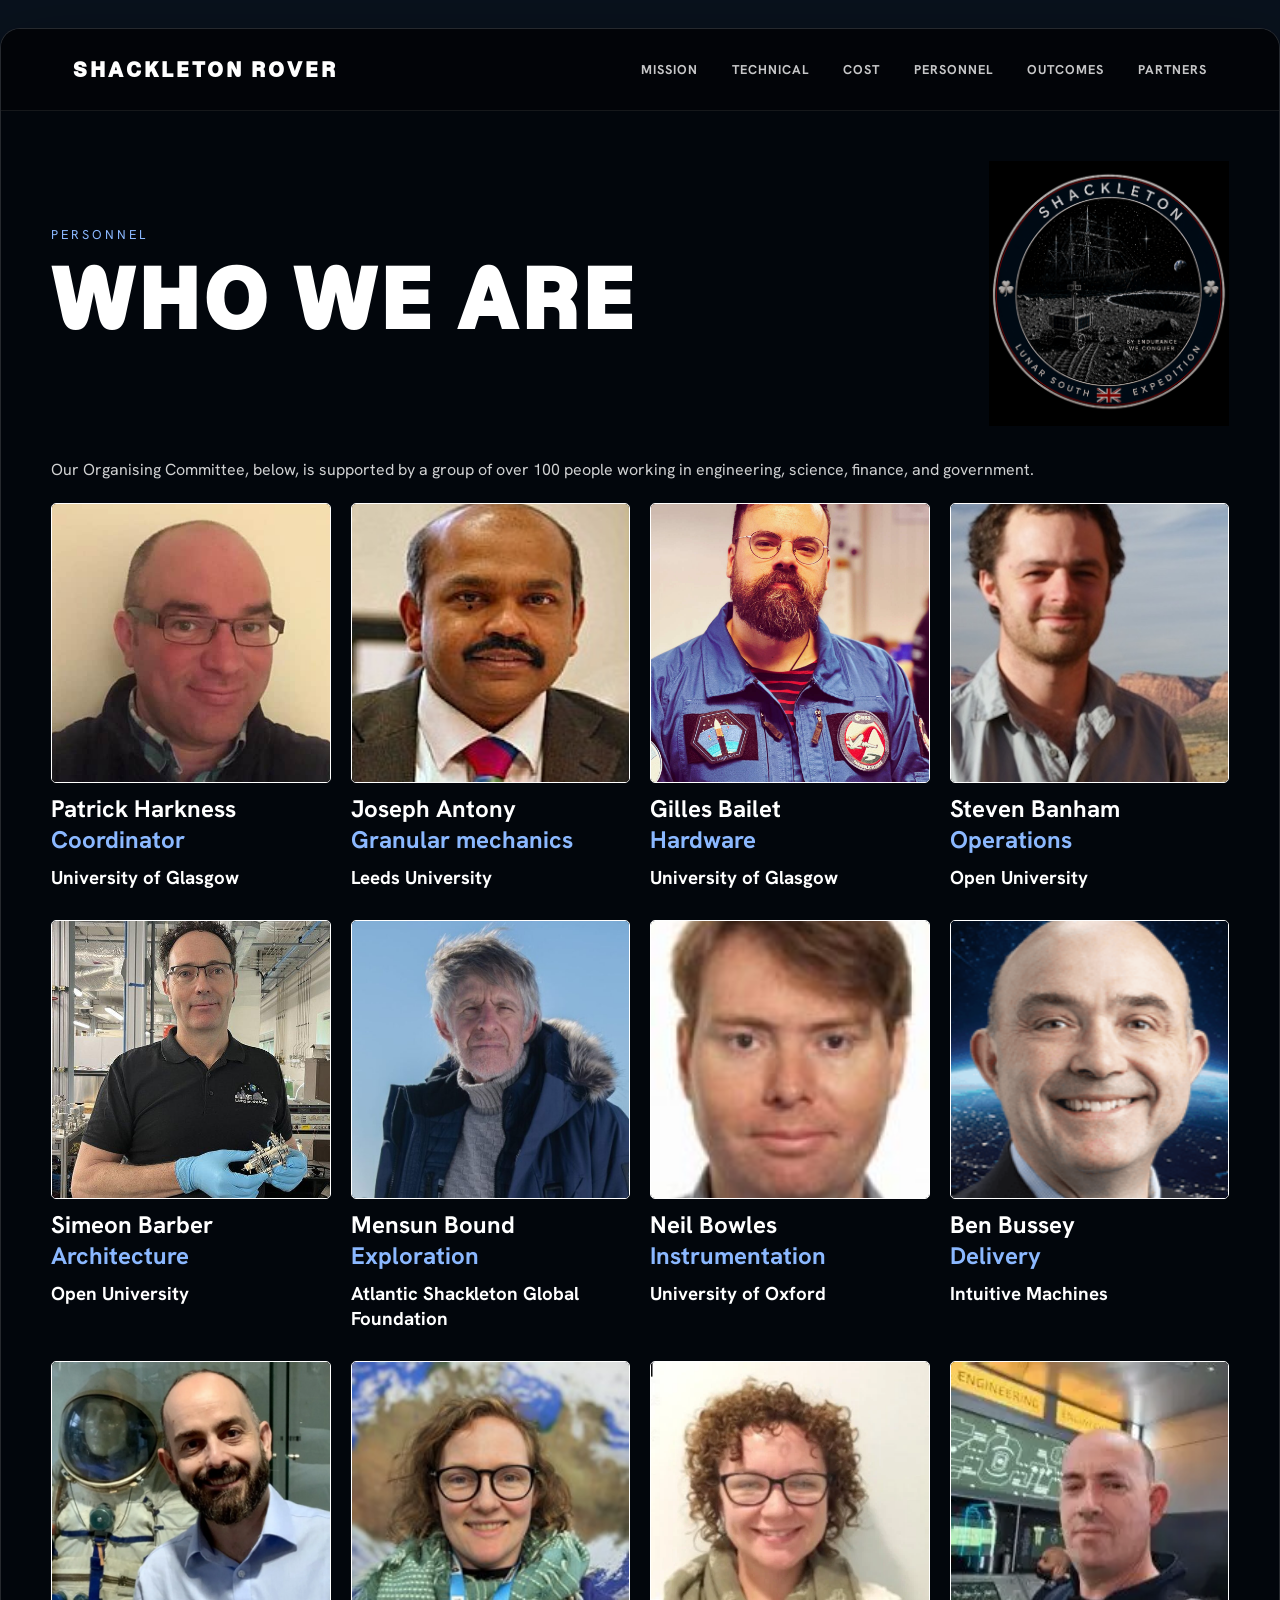
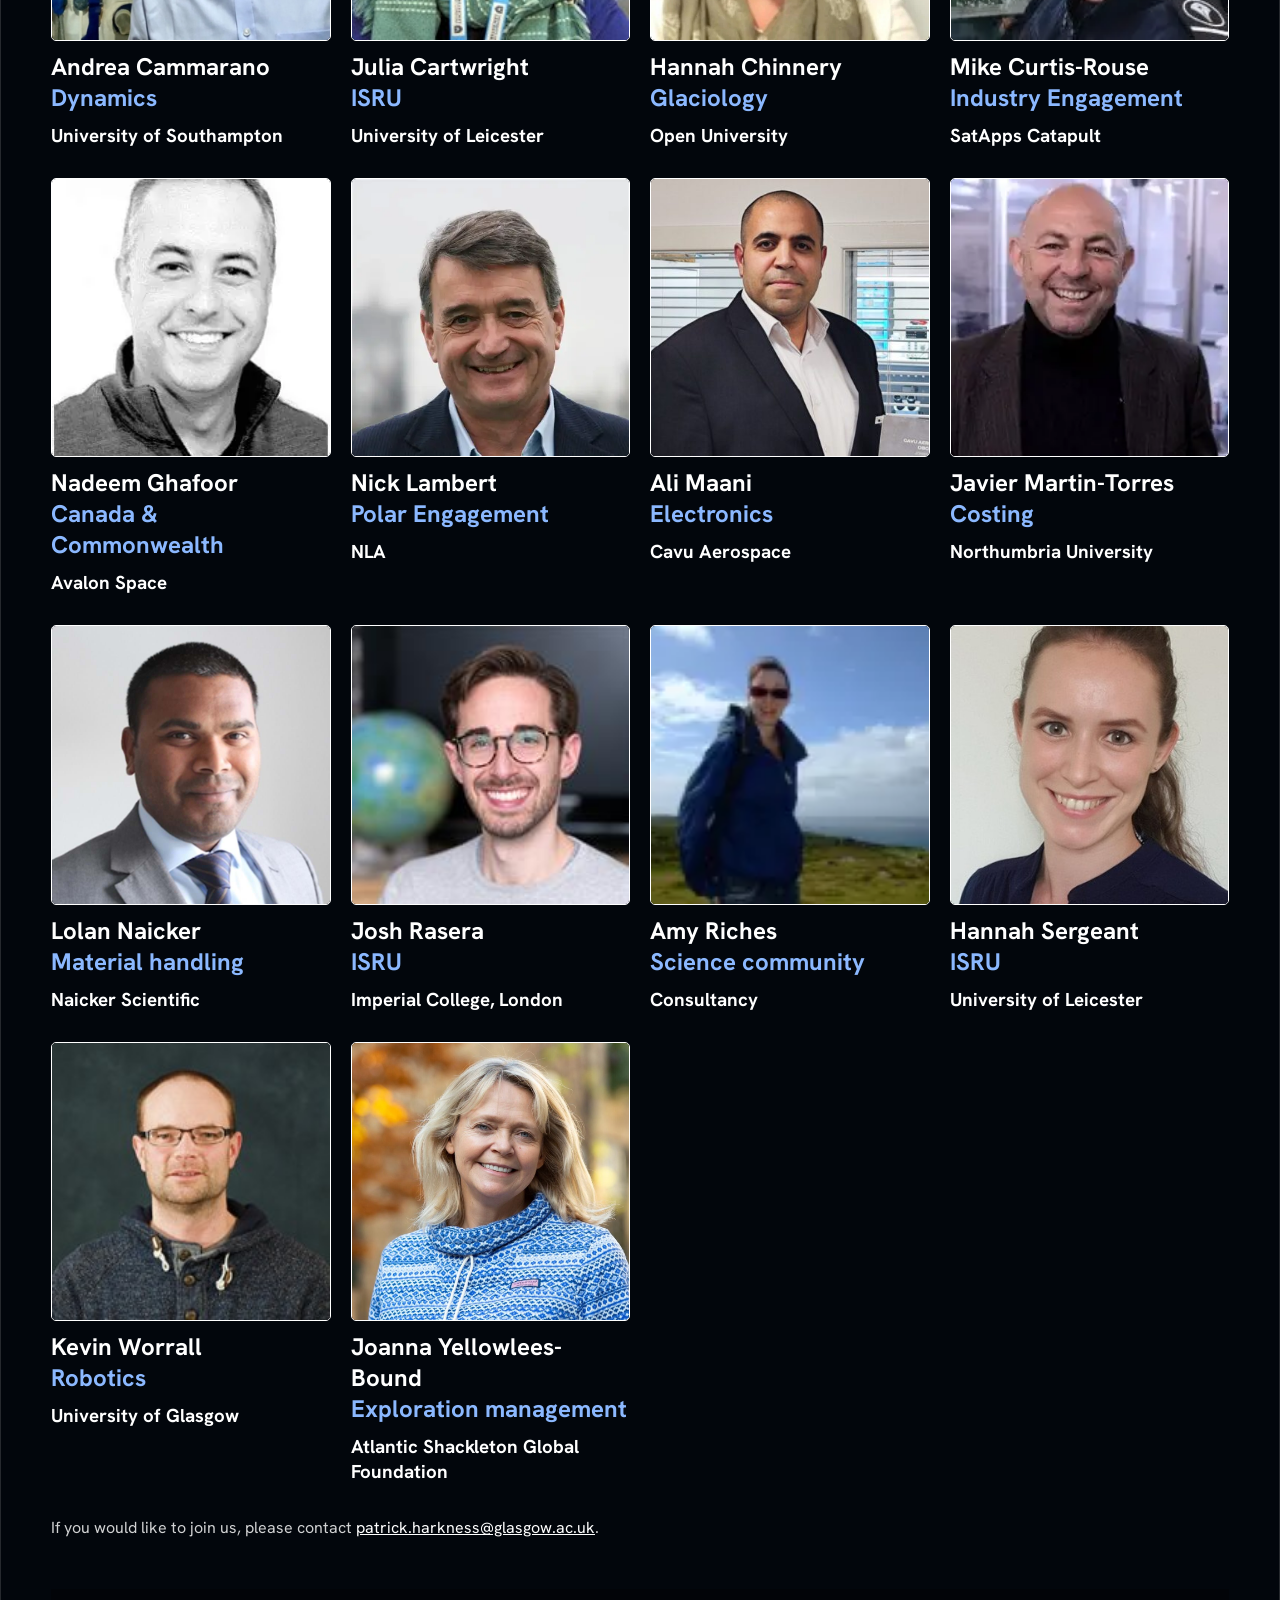
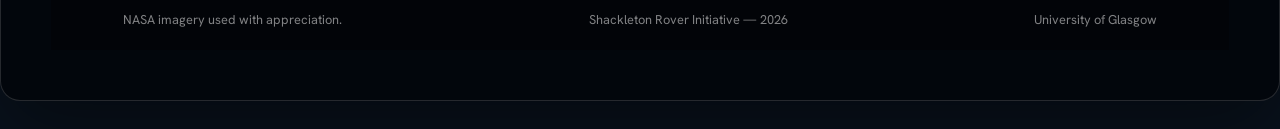
<file: shackleton-v3/personnel.html>
<!DOCTYPE html>
<html lang="en">

<head>

<meta charset="UTF-8">
<meta name="viewport" content="width=device-width, initial-scale=1.0">

<title>Personnel | Shackleton Rover</title>

<link rel="stylesheet" href="css/styles.css">
<style>

#personnelGrid {
    display: grid !important;
    grid-template-columns: repeat(4, minmax(0, 1fr)) !important;
    gap: 30px 20px;
    width: 100%;
}

#personnelGrid .personnelMember {
    width: 100% !important;
    max-width: none !important;
    min-width: 0;
    margin: 0;
}

/* Force full-width square photographs */
#personnelGrid .personnelMember img {
    display: block !important;
    width: 100% !important;
    max-width: none !important;
    height: auto !important;
    aspect-ratio: 1 / 1 !important;
    object-fit: cover !important;
    object-position: center;
    border-radius: 5px;
}

/* Tablet */
@media (max-width: 800px) {
    #personnelGrid {
        grid-template-columns: repeat(2, minmax(0, 1fr)) !important;
    }
}

/* Mobile */
@media (max-width: 480px) {
    #personnelGrid {
        grid-template-columns: 1fr !important;
    }
}
</style>


</head>

<body>

<div class="page">

<nav>

<div class="logo">
<a href="index.html">Shackleton Rover</a>
</div>

<div class="nav-links">
<a href="mission.html">Mission</a>
<a href="technical.html">Technical</a>
<a href="cost.html">Cost</a>
<a href="personnel.html">Personnel</a>
<a href="outcomes.html">Outcomes</a>
<a href="partners.html">Partners</a>
</div>

</nav>

<section class="content-section">

<div class="mission-header">

<div class="mission-title">

<div class="kicker">
Personnel
</div>

<h1>
Who We Are
</h1>

</div>

<img src="assets/images/logo.png"
class="mission-page-logo"
alt="Mission logo">

</div>

<p>
Our Organising Committee, below, is supported by a group of over 100 people working in engineering, science, finance, and government.
</p>

<div id="personnelGrid">
  <div class=personnelMember>
    <img src="assets/images/patrick.jpg" />
    <h2>Patrick Harkness<br/><span class="rolePersonnel">Coordinator</span></h2>
    <h3>University of Glasgow</h3>

  </div>
    <div class=personnelMember>
    <img src="assets/images/joseph.jpg" />
    <h2>Joseph Antony<br/><span class="rolePersonnel">Granular mechanics</span></h2>
    <h3>Leeds University</h3>

  </div>
    <div class=personnelMember>
    <img src="assets/images/gilles.jpg" />
    <h2>Gilles Bailet<br/><span class="rolePersonnel">Hardware</span></h2>
    <h3>University of Glasgow</h3>

  </div>
  <div class=personnelMember>
    <img src="assets/images/steven.jpg" />
    <h2>Steven Banham<br/><span class="rolePersonnel">Operations</span></h2>
    <h3>Open University</h3>

  </div>
  <div class=personnelMember>
    <img src="assets/images/simeon.jpg" />
    <h2>Simeon Barber<br/><span class="rolePersonnel">Architecture</span></h2>
    <h3>Open University</h3>

  </div>
  <div class=personnelMember>
    <img src="assets/images/mensun.jpg" />
    <h2>Mensun Bound<br/><span class="rolePersonnel">Exploration</span></h2>
    <h3>Atlantic Shackleton Global Foundation</h3>

  </div>
  <div class=personnelMember>
    <img src="assets/images/neil.jpg" />
    <h2>Neil Bowles<br/><span class="rolePersonnel">Instrumentation</span></h2>
    <h3>University of Oxford</h3>

  </div>
  <div class=personnelMember>
    <img src="assets/images/ben.png" />
    <h2>Ben Bussey<br/><span class="rolePersonnel">Delivery</span></h2>
    <h3>Intuitive Machines</h3>

  </div>
  <div class=personnelMember>
    <img src="assets/images/andrea.webp" />
    <h2>Andrea Cammarano<br/><span class="rolePersonnel">Dynamics</span></h2>
    <h3>University of Southampton</h3>
      
  </div>
  <div class=personnelMember>
    <img src="assets/images/julia.jpg" />
    <h2>Julia Cartwright<br/><span class="rolePersonnel">ISRU</span></h2>
    <h3>University of Leicester</h3>
      
  </div>
  <div class=personnelMember>
    <img src="assets/images/HannahC.webp" />
    <h2>Hannah Chinnery<br/><span class="rolePersonnel">Glaciology</span></h2>
    <h3>Open University</h3>
      
  </div>
  <div class=personnelMember>
    <img src="assets/images/mike.webp" />
    <h2>Mike Curtis-Rouse<br/><span class="rolePersonnel">Industry Engagement</span></h2>
    <h3>SatApps Catapult</h3>

  </div>
  <div class=personnelMember>
    <img src="assets/images/nadeem.webp" />
    <h2>Nadeem Ghafoor<br/><span class="rolePersonnel">Canada & Commonwealth</span></h2>
    <h3>Avalon Space</h3>

</div>
  <div class=personnelMember>
    <img src="assets/images/nick.webp" />
    <h2>Nick Lambert<br/><span class="rolePersonnel">Polar Engagement</span></h2>
    <h3>NLA</h3>

</div>
  <div class=personnelMember>
    <img src="assets/images/ali.jpg" />
    <h2>Ali Maani<br/><span class="rolePersonnel">Electronics</span></h2>
    <h3>Cavu Aerospace</h3>
    
  </div>
  <div class=personnelMember>
    <img src="assets/images/javier.png" />
    <h2>Javier Martin-Torres<br/><span class="rolePersonnel">Costing</span></h2>
    <h3>Northumbria University</h3>

  </div>
  <div class=personnelMember>
    <img src="assets/images/lolan.jpg" />
    <h2>Lolan Naicker<br/><span class="rolePersonnel">Material handling</span></h2>
    <h3>Naicker Scientific</h3>
    
  </div>
  <div class=personnelMember>
    <img src="assets/images/josh.jpeg" />
    <h2>Josh Rasera<br/><span class="rolePersonnel">ISRU</span></h2>
    <h3>Imperial College, London</h3>

  </div>
  <div class=personnelMember>
    <img src="assets/images/amy.webp" />
    <h2>Amy Riches<br/><span class="rolePersonnel">Science community</span></h2>
    <h3>Consultancy</h3>

  </div>
  <div class=personnelMember>
    <img src="assets/images/hannah.jpg" />
    <h2>Hannah Sergeant<br/><span class="rolePersonnel">ISRU</span></h2>
    <h3>University of Leicester</h3>

     </div>
  <div class=personnelMember>
    <img src="assets/images/kevin.jpeg" />
    <h2>Kevin Worrall<br/><span class="rolePersonnel">Robotics</span></h2>
    <h3>University of Glasgow</h3>

     </div>
  <div class=personnelMember>
    <img src="assets/images/joanna.jpg" />
    <h2>Joanna Yellowlees-Bound<br/><span class="rolePersonnel">Exploration management</span></h2>
    <h3>Atlantic Shackleton Global Foundation</h3>
      
  </div>
</div>

<div style="overflow-x:auto; margin-top:30px;">

<p>
If you would like to join us, please contact <a href="mailto:patrick.harkness@glasgow.ac.uk">patrick.harkness@glasgow.ac.uk</a>. 
    <br>
    <br>
</p>


<footer>

<div>
NASA imagery used with appreciation.
</div>

<div>
Shackleton Rover Initiative — 2026
</div>

<div>
University of Glasgow
</div>

</footer>


</div>

</body>

</html>
</file>
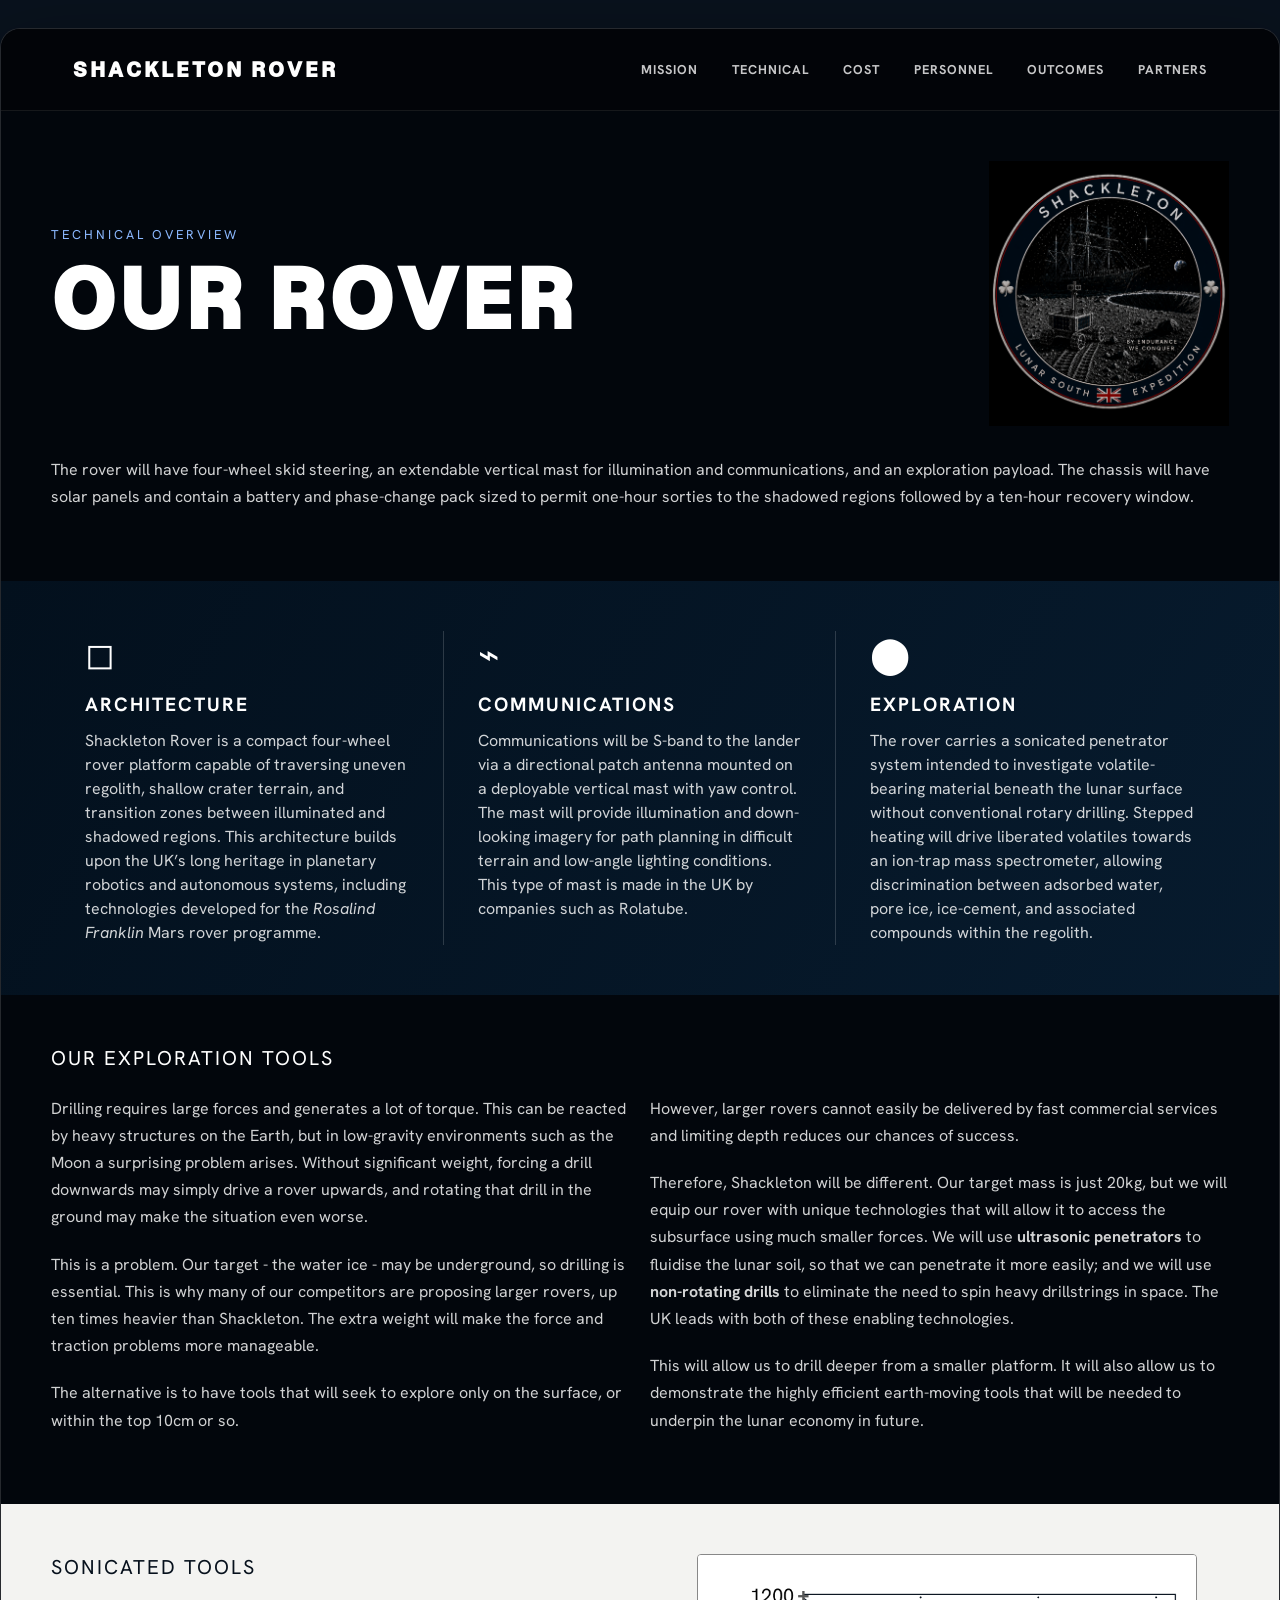
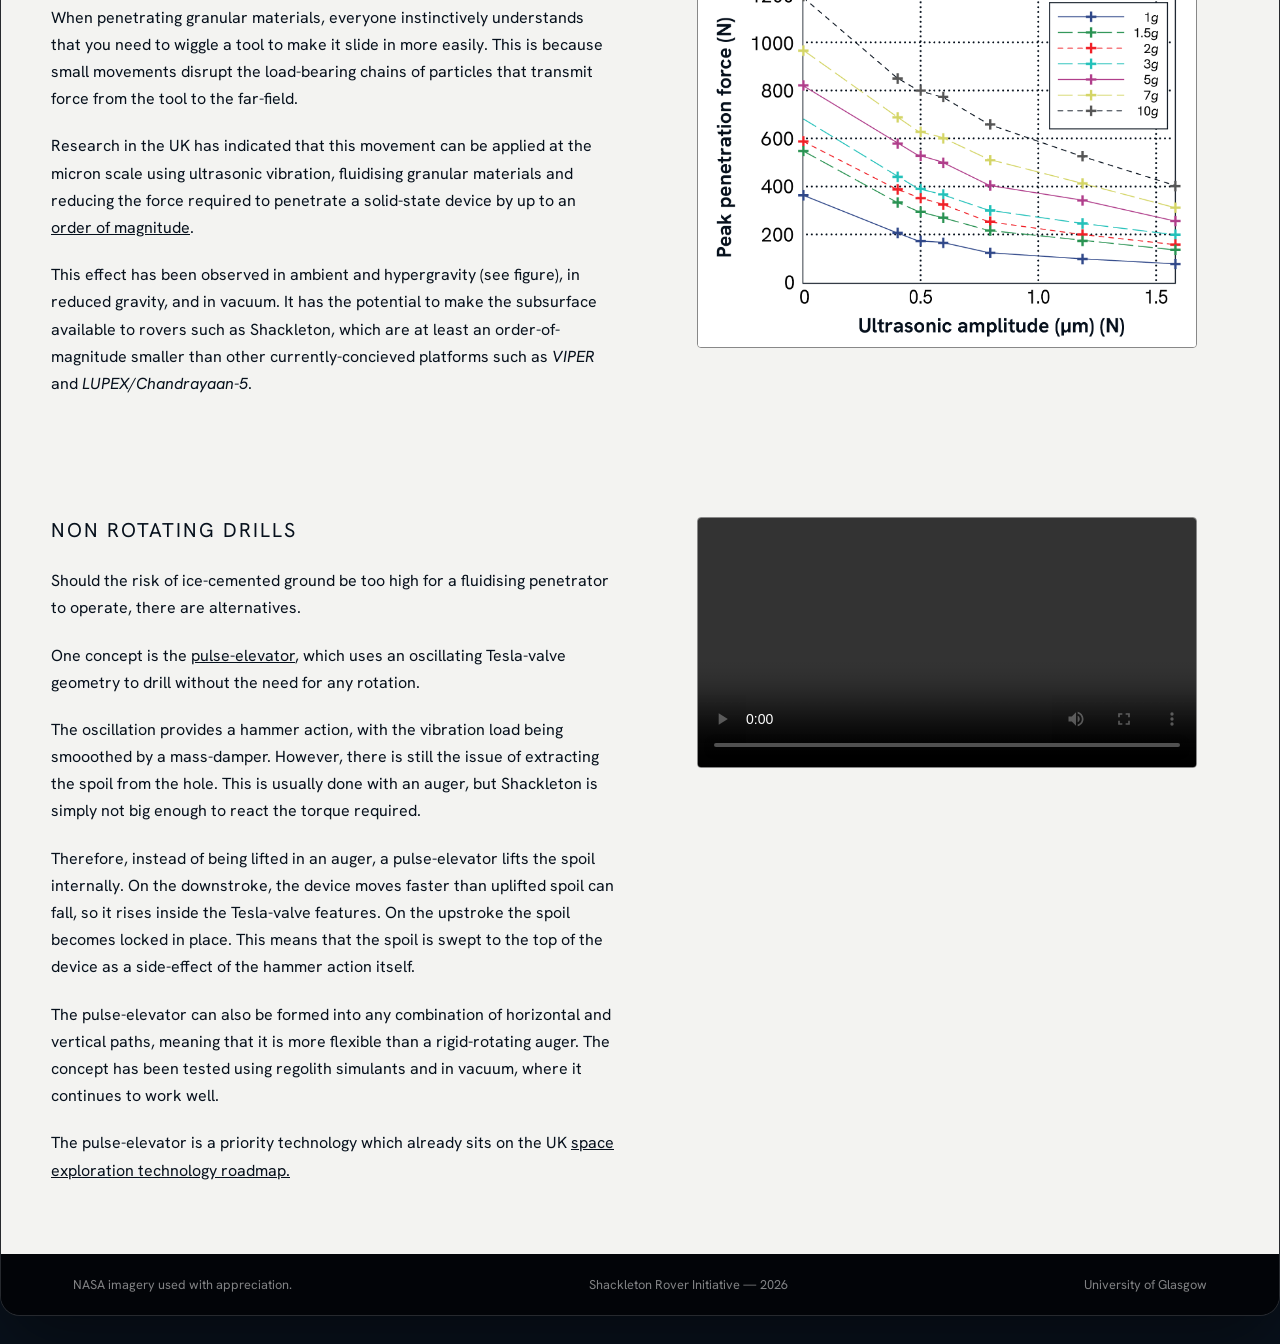
<file: shackleton-v3/technical.html>
<!DOCTYPE html>
<html lang="en">

<head>

<meta charset="UTF-8">
<meta name="viewport" content="width=device-width, initial-scale=1.0">

<title>Technical | Shackleton Rover</title>

<link rel="stylesheet" href="css/styles.css">

</head>

<body>

<div class="page">

<nav>

<div class="logo">
<a href="index.html">Shackleton Rover</a>
</div>

<div class="nav-links">
<a href="mission.html">Mission</a>
<a href="technical.html">Technical</a>
<a href="cost.html">Cost</a>
<a href="personnel.html">Personnel</a>
<a href="outcomes.html">Outcomes</a>
<a href="partners.html">Partners</a>
</div>

</nav>

<section class="content-section">

<div class="mission-header">

<div class="mission-title">

<div class="kicker">
Technical Overview
</div>

<h1>
Our Rover
</h1>

</div>

<img src="assets/images/logo.png"
class="mission-page-logo"
alt="Mission Logo">

</div>

<p>
The rover will have four-wheel skid steering, an extendable vertical mast for illumination and communications, and an exploration payload. The chassis will have solar panels and contain a battery and phase-change pack sized to permit one-hour sorties to the shadowed regions followed by a ten-hour recovery window.</p>

</section>

<section class="dark-band">

<div class="features">

<div class="feature">

<div class="icon">◻</div>

<h3>
Architecture
</h3>

<p>
Shackleton Rover is a compact four-wheel rover platform capable of traversing uneven regolith, shallow crater terrain, and transition zones between illuminated and shadowed regions. This architecture builds upon the UK’s long heritage in planetary robotics and autonomous systems, including technologies developed for the <i>Rosalind Franklin</i> Mars rover programme.
</p>

</div>

<div class="feature">

<div class="icon">⌁</div>

<h3>
Communications
</h3>

<p>
Communications will be S-band to the lander via a directional patch antenna mounted on a deployable vertical mast with yaw control. The mast will provide illumination and down-looking imagery for path planning in difficult terrain and low-angle lighting conditions. This type of mast is made in the UK by companies such as Rolatube.
</p>

</div>

<div class="feature">

<div class="icon">⬤</div>

<h3>
Exploration
</h3>

<p>
The rover carries a sonicated penetrator system intended to investigate volatile-bearing material beneath the lunar surface without conventional rotary drilling. Stepped heating will drive liberated volatiles towards an ion-trap mass spectrometer, allowing discrimination between adsorbed water, pore ice, ice-cement, and associated compounds within the regolith.
</p>

</div>

</div>

</section>

<section class="content-section">

<div class="section-title">
Our Exploration Tools
</div>
<div class="columnText">
  <div class="column1">
<p>
Drilling requires large forces and generates a lot of torque. This can be reacted by heavy structures on the Earth, but in low-gravity environments such as the Moon a surprising problem arises. Without significant weight, forcing a drill downwards may simply drive a rover upwards, and rotating that drill in the ground may make the situation even worse.
</p>
<p>
This is a problem. Our target - the water ice - may be underground, so drilling is essential. This is why many of our competitors are proposing larger rovers, up ten times heavier than Shackleton. The extra weight will make the force and traction problems more manageable.
</p>
<p>
The alternative is to have tools that will seek to explore only on the surface, or within the top 10cm or so. 
</p>
</div>
<div class="column2">
<p>
However, larger rovers cannot easily be delivered by fast commercial services and limiting depth reduces our chances of success.
</p>
<p>
Therefore, Shackleton will be different. Our target mass is just 20kg, but we will equip our rover with unique technologies that will allow it to access the subsurface using much smaller forces. We will use <strong>ultrasonic penetrators</strong> to fluidise the lunar soil, so that we can penetrate it more easily; and we will use <strong>non-rotating drills</strong> to eliminate the need to spin heavy drillstrings in space. The UK leads with both of these enabling technologies.
</p>
<p>
This will allow us to drill deeper from a smaller platform. It will also allow us to demonstrate the highly efficient earth-moving tools that will be needed to underpin the lunar economy in future.
</p>
</div>
</div>

</section>

<section class="light-section">

<div class="split">

<div>

<div class="section-title">
Sonicated tools
</div>

<p>
When penetrating granular materials, everyone instinctively understands that you need to wiggle a tool to make it slide in more easily. This is because small movements disrupt the load-bearing chains of particles that transmit force from the tool to the far-field.
</p>
<p>
Research in the UK has indicated that this movement can be applied at the micron scale using ultrasonic vibration, fluidising granular materials and reducing the force required to penetrate a solid-state device by up to an
<a href="https://royalsocietypublishing.org/rspa/article/473/2198/20160673/57322/An-experimental-study-of-ultrasonic-vibration-and"
target="_blank">
order of magnitude</a>.
<p>
This effect has been observed in ambient and hypergravity (see figure), in reduced gravity, and in vacuum. It has the potential to make the subsurface available to rovers such as Shackleton, which are at least an order-of-magnitude smaller than other currently-concieved platforms such as <i>VIPER</i> and <i>LUPEX/Chandrayaan-5</i>.
</p>
</p>
</p>

</div>

<div id="loadChart" style="max-width: 500px; margin-left: auto; margin-right: auto;">
<img src="assets/images/load.png"
alt="Ultrasonic penetrator load testing"
style="width:100%; border-radius:4px; border:1px solid #888;"


</div>

</div>

</section>
<section class="light-section">

<div class="split">

<div>

<div class="section-title">
Non Rotating Drills
</div>

<p>
Should the risk of ice-cemented ground be too high for a fluidising penetrator to operate, there are alternatives.
</p>
<p>
One concept is the <a href="https://www.sciencedirect.com/science/article/pii/S0094576522003988"
target="_blank">pulse-elevator</a>, which uses an oscillating Tesla-valve geometry to drill without the need for any rotation.
</p>
<p>
The oscillation provides a hammer action, with the vibration load being smooothed by a mass-damper. However, there is still the issue of extracting the spoil from the hole. This is usually done with an auger, but Shackleton is simply not big enough to react the torque required.
</p>
<p>
Therefore, instead of being lifted in an auger, a pulse-elevator lifts the spoil internally. On the downstroke, the device moves faster than uplifted spoil can fall, so it rises inside the Tesla-valve features. On the upstroke the spoil becomes locked in place. This means that the spoil is swept to the top of the device as a side-effect of the hammer action itself.
</p>
<p>
The pulse-elevator can also be formed into any combination of horizontal and vertical paths, meaning that it is more flexible than a rigid-rotating auger. The concept has been tested using regolith simulants and in vacuum, where it continues to work well.
</p>
<p>
The pulse-elevator is a priority technology which already sits on the UK <a href="https://www.gov.uk/government/publications/space-exploration-technology-roadmap/space-exploration-technology-roadmap--3"
target="_blank">space exploration technology roadmap.</a>

</div>

<video width="100%" controls>
<source src="assets/images/pulseelevator.mp4" type="video/mp4">
</video>

</section>
<footer>

<div>
NASA imagery used with appreciation.
</div>

<div>
Shackleton Rover Initiative — 2026
</div>

<div>
University of Glasgow
</div>

</footer>

</div>

</body>

</html>
</file>
<file: shackleton-v3/css/styles.css>
@import url('https://fonts.googleapis.com/css2?family=Hanken+Grotesk:ital,wght@0,100..900;1,100..900&family=Momo+Trust+Display&display=swap');

*{
  box-sizing:border-box;
  margin:0;
  padding:0;
}

html{
  scroll-behavior:smooth;
}

body{
  background:#09121d;
  font-family:"Hanken Grotesk",Arial,Helvetica,sans-serif;
  color:white;
}

.page{
  max-width:1280px;
  margin:28px auto;
  border-radius:20px;
  overflow:hidden;
  border:1px solid rgba(255,255,255,.14);
  background:#02060c;
  box-shadow:0 30px 80px rgba(0,0,0,.45);
  position:relative;
}

/* NAVIGATION */

nav{
  height:82px;

  display:flex;
  align-items:center;
  justify-content:space-between;

  padding:0 72px;

  background:#020408;

  border-bottom:1px solid rgba(255,255,255,.08);
}

.logo{
  font-size:1.25em;
  font-weight:800;
  letter-spacing:3px;
  text-transform:uppercase;
}

.logo a{
  color:white;
  text-decoration:none;
  font-family: "Momo Trust Display", sans-serif;
}

.nav-links{
  display:flex;
  gap:34px;
}

.nav-links a{
  color:rgba(255,255,255,.78);

  text-decoration:none;

  font-size:0.8em;
  font-weight:700;

  text-transform:uppercase;
  letter-spacing:1px;

  transition:.2s;
}

.nav-links a:hover{
  color:white;
}
/* HERO */

.hero{
  position:relative;

  min-height:430px;

  display:flex;
  align-items:center;
  flex-wrap: wrap;

  padding:80px 72px;

  overflow:auto;

  background:#000;
}

.hero::before{
  content:"";

  position:absolute;
  inset:0;

  background:
    linear-gradient(
      to bottom,
      rgba(0,0,0,.25),
      rgba(0,0,0,.6)
    ),
    url("../assets/images/earthrise.jpg");

background-size:cover;
background-position:92% 30%;
background-repeat:no-repeat;
  z-index:0;
}

.hero-content{
  position:relative;
  z-index:2;

  max-width:680px;
  display: flex;
  flex-wrap: wrap;

}

.kicker{
  color:#8bb8ff;

  font-size:0.8em;

  letter-spacing:3px;
  text-transform:uppercase;

  margin-bottom:18px;
}

h1{
  font-size:5em;
  line-height:.95;

  letter-spacing:4px;
  text-transform:uppercase;

  margin-bottom:24px;
  font-family: "Momo Trust Display", sans-serif;
}

.hero p{
  font-size:1.5em;
  line-height:1.5;

  color:rgba(255,255,255,.92);

  margin-bottom:34px;
}

.button{
  display:inline-block;

  background:white;
  color:black;

  padding:15px 24px;

  border-radius:4px;

  font-size:0.8em;
  font-weight:700;

  text-transform:uppercase;
  letter-spacing:1px;

  text-decoration:none;
  max-width: 500px;
}

/* CONTENT */

.content-section{
  padding: 50px;
}

.content-section p a {
  color: #ffffff;
}

.light-section p a {
  color: #06101c;
}

.section-title{
  font-size:1.25em;

  letter-spacing:2px;
  text-transform:uppercase;

  margin-bottom:24px;
}

.content-section p{
  color:rgba(255,255,255,.82);

  line-height:1.7;



  margin-bottom:20px;
}
.mission-header{
  display:flex;
  justify-content:space-between;
  align-items:center;

  gap:40px;

  margin-bottom:30px;
}

.mission-title{
  flex:1;
}

.mission-page-logo{
  width:140px;
  height:auto;

  object-fit:contain;

  opacity:.95;

  flex-shrink:0;
}
/* MISSION HEADER */

.mission-header{
  display:flex;
  justify-content:space-between;
  align-items:center;

  gap:40px;

  margin-bottom:30px;
}

.mission-title{
  flex:1;
}

.mission-page-logo{
  width:240px;
  height:auto;

  display:block;

  flex-shrink:0;
}
/* FEATURES */

.dark-band{
  background:
    linear-gradient(
      120deg,
      #03101d,
      #071b2e
    );

  padding: 50px;
}

.features{
  display:grid;
  grid-template-columns:repeat(3,1fr);
}

.feature{
  padding:0 34px;

  border-right:1px solid rgba(255,255,255,.16);
}

.feature:last-child{
  border-right:0;
}

.icon{
  font-size:2.25em;
  margin-bottom:14px;
}

.feature h3{
  font-size:1.2em;

  letter-spacing:2px;
  text-transform:uppercase;

  margin-bottom:12px;
}

.feature p{
  color:rgba(255,255,255,.82);
  line-height:1.5;
}

/* LIGHT SECTION */

.light-section{
  background:#f3f3f1;
  color:#06101c;

  padding: 50px;
}
.light-section p{
  line-height:1.7;
  margin-bottom:20px;
}
.split{
  display:grid;
  grid-template-columns:1fr 1fr;

  gap:50px;
}

.patron{
  display:grid;
  grid-template-columns:110px 1fr;

  gap:24px;
}

.patron img{
  width:110px;
  height:110px;

  border-radius:50%;

  object-fit:cover;
}

.quote{
  font-size:1.1em;
  line-height:1.55;

  font-style:italic;
}

.name{
  margin-top:20px;

  font-size:0.875em;
  font-weight:800;

  text-transform:uppercase;
  letter-spacing:1px;
}

.role{
  font-size:0.67em;

  color:#28476d;

  text-transform:uppercase;
  letter-spacing:1px;

  margin-top:4px;
}

.rolePersonnel {
  color: rgb(139, 184, 255);
}

/* NEWS */

.news-item{
  display:grid;
  grid-template-columns:170px 1fr;

  gap:22px;

  margin-bottom:24px;
}

.news-item img{
  width:170px;
  height:112px;

  object-fit:cover;

  border-radius:4px;
}

.news-date{
  font-size:0.67em;
  margin-bottom:8px;
}

.news-item h3{
  font-size:1.25em;
  margin-bottom:8px;
}

/* EVENTS */

.events{
  background:
    linear-gradient(
      90deg,
      rgba(2,9,18,.95),
      rgba(2,9,18,.55)
    );

  padding:40px 72px;
}

.event-grid{
  display:grid;
  grid-template-rows:auto auto;
  grid-auto-flow: column;
  gap:40px;
}

#indexEvents {
  grid-template-rows:auto;
}

.event{
  display:grid;
  grid-template-columns:48px 1fr;
  gap:18px;
}

.event h3{
  font-size:1.2em;

  text-transform:uppercase;
  letter-spacing:1px;

  margin-bottom:10px;
}

.event p{
  color:rgba(255,255,255,.82);
  line-height:1.5;
}
/* FOOTER */

footer{
  background:#020408;

  padding:22px 72px;

  display:flex;
  justify-content:space-between;

  color:rgba(255,255,255,.5);

  font-size:0.8em;
}

#downloadButtons {
  display: flex;
  gap: 10px;
  flex-wrap: wrap;
}

.columnText {
  display: flex;
  flex-direction: row;
  gap: 20px;
}

.column1 {
  display: flex;
  flex-direction: column;
  flex-basis: 100%;
  flex: 1;
}

.column2 {
  display: flex;
  flex-direction: column;
  flex-basis: 100%;
  flex: 1;
}

video {
  max-width: 500px;
  margin-left: auto;
  margin-right: auto;
  border: 1px solid rgb(136, 136, 136);
  border-radius: 4px;
}

#personnelGrid {
  display: flex;
  flex-direction: row;
  flex-wrap: wrap;
  gap: 20px;
  align-content: center;
}

.personnelMember {
  display: flex;
  flex-direction: column;
  flex-basis: 0.25;
  max-width: 20%;
  grid-row-gap: 10px;
}

.personnelMember img {
  object-fit: cover;
  border: 1px solid #ffffff;
  border-radius: 5px;
  aspect-ratio: 1;
}


/* TABLET */

@media(max-width:992px){

  .page{
    margin:0;
    border-radius:0;
  }

  nav{
    height:auto;

    padding:18px 20px;

    flex-direction:column;
    align-items:flex-start;

    gap:18px;
  }

  .logo{
    font-size:1.25em;
    line-height:1.1;
  }

  .nav-links{
    display:flex;
    flex-wrap:wrap;

    gap:14px 18px;
  }

  .nav-links a{
    font-size:0.67em;
  }

  .hero{
    min-height:420px;
  }

  .hero::before{
    background-size:140% auto;
    background-position:65% 100%;
  }

  h1{
    font-size:3em;
    line-height:.95;
  }

  .hero p{
    font-size:1.2em;
  }

  .mission-header{
    flex-direction:column;
    align-items:flex-start;

    gap:20px;
  }

  .mission-page-logo{
  }

  .features{
    grid-template-columns:1fr;
  }

  .feature{
    border-right:0;

    border-bottom:1px solid rgba(255,255,255,.14);

    padding:24px 0;
  }

  .feature:last-child{
    border-bottom:0;
  }

  .split{
    grid-template-columns:1fr;
  }

  .event-grid{
    display: flex;
    flex-direction: column;
  }

  .events{
    padding:40px 24px;
  }

  footer{
    display:block;

    text-align:center;

    padding:24px;
  }

  footer div{
    margin:8px 0;
  }

  .columnText {
    flex-direction: column;
    grid-row-gap: 0;
  }

  .personnelMember {
    max-width: 30%;
  }


}

/* MOBILE */
@media(max-width:600px){
  h1 {
    font-size: 2em;
  }

  .patron{
    display:flex;
    flex-direction: column;
    gap:24px;
  }

  .news-item {
    display:flex;
    flex-direction: column;
  }

  .news-item img {
      width:100%;
      min-height:225px;
  }

  .patron img{
    width:110px;
    height:110px;

    border-radius:50%;

    object-fit:cover;
  }

  .personnelMember {
    max-width: 100%;
  }

  .personnelMember img {
    max-width: 200px;
  }
}
</file>
